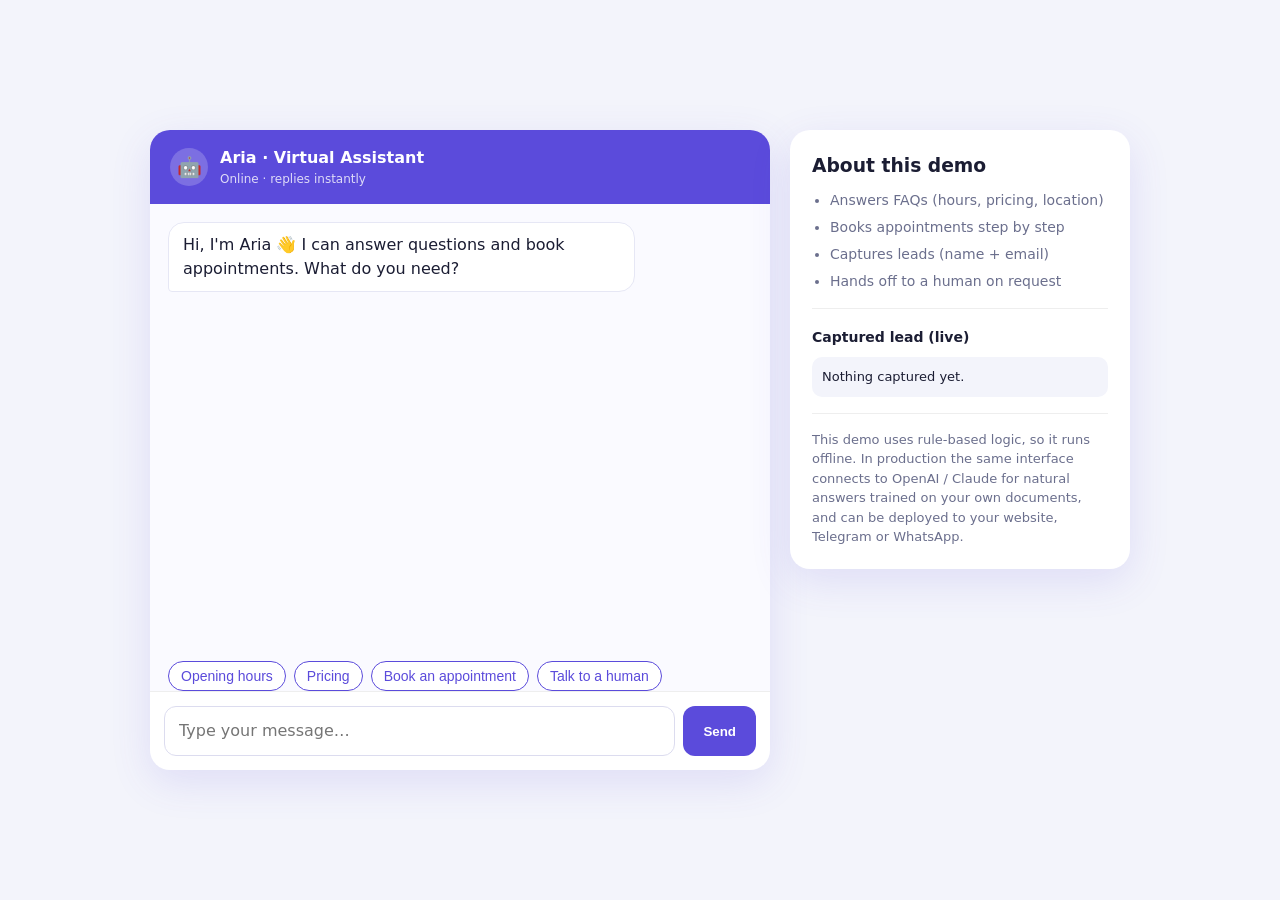
<file: ai-chatbot/index.html>
<!doctype html>
<html lang="en">
<head>
<meta charset="utf-8">
<meta name="viewport" content="width=device-width, initial-scale=1">
<title>Support &amp; Booking Chatbot Demo</title>
<style>
:root{--brand:#5b4bdb;--bg:#f3f4fb;--ink:#1b1d33;--mute:#6b6f8d}
*{box-sizing:border-box;margin:0}
body{font:16px/1.5 system-ui,-apple-system,Segoe UI,sans-serif;background:var(--bg);color:var(--ink);min-height:100vh;display:grid;place-items:center;padding:20px}
.app{width:100%;max-width:980px;display:grid;grid-template-columns:1fr 340px;gap:20px}
.chat{background:#fff;border-radius:20px;box-shadow:0 12px 40px #5b4bdb22;display:flex;flex-direction:column;height:640px;overflow:hidden}
.top{background:var(--brand);color:#fff;padding:16px 20px;display:flex;align-items:center;gap:12px}
.av{width:38px;height:38px;border-radius:50%;background:#ffffff33;display:grid;place-items:center;font-size:20px}
.top small{opacity:.8;display:block;font-size:12px}
#log{flex:1;overflow:auto;padding:18px;display:flex;flex-direction:column;gap:10px;background:#fafaff}
.m{max-width:80%;padding:10px 14px;border-radius:16px;white-space:pre-wrap;animation:in .2s}
.bot{background:#fff;border:1px solid #e6e7f5;align-self:flex-start;border-bottom-left-radius:4px}
.me{background:var(--brand);color:#fff;align-self:flex-end;border-bottom-right-radius:4px}
@keyframes in{from{opacity:0;transform:translateY(6px)}}
.chips{display:flex;flex-wrap:wrap;gap:8px;padding:8px 18px 0;background:#fafaff}
.chip{border:1px solid var(--brand);color:var(--brand);background:#fff;border-radius:20px;padding:6px 12px;font-size:14px;cursor:pointer}
.chip:hover{background:var(--brand);color:#fff}
form{display:flex;gap:8px;padding:14px;border-top:1px solid #eee}
input{flex:1;padding:12px 14px;border:1px solid #dcdcef;border-radius:12px;font:inherit}
input:focus{outline:2px solid var(--brand);border-color:transparent}
button.s{background:var(--brand);color:#fff;border:0;border-radius:12px;padding:0 20px;font-weight:600;cursor:pointer}
.typing{opacity:.6;font-style:italic}
.side{background:#fff;border-radius:20px;padding:22px;height:fit-content;box-shadow:0 12px 40px #5b4bdb22}
.side h3{margin-bottom:10px}.side ul{padding-left:18px;color:var(--mute);font-size:14px}.side li{margin-bottom:6px}
.side hr{border:0;border-top:1px solid #eee;margin:16px 0}
.lead{font-size:13px;background:#f3f4fb;border-radius:10px;padding:10px;margin-top:8px;word-break:break-word}
@media(max-width:860px){.app{grid-template-columns:1fr}.chat{height:560px}}
</style>
</head>
<body>
<div class="app">
  <div class="chat">
    <div class="top"><div class="av">🤖</div><div><b>Aria · Virtual Assistant</b><small>Online · replies instantly</small></div></div>
    <div id="log"></div>
    <div class="chips" id="chips"></div>
    <form id="f"><input id="i" placeholder="Type your message…" autocomplete="off"><button class="s">Send</button></form>
  </div>
  <aside class="side">
    <h3>About this demo</h3>
    <ul>
      <li>Answers FAQs (hours, pricing, location)</li>
      <li>Books appointments step by step</li>
      <li>Captures leads (name + email)</li>
      <li>Hands off to a human on request</li>
    </ul>
    <hr>
    <b style="font-size:14px">Captured lead (live)</b>
    <div class="lead" id="lead">Nothing captured yet.</div>
    <hr>
    <p style="font-size:13px;color:var(--mute)">This demo uses rule-based logic, so it runs offline. In production the same interface connects to OpenAI / Claude for natural answers trained on your own documents, and can be deployed to your website, Telegram or WhatsApp.</p>
  </aside>
</div>
<script>
const log=document.getElementById('log'),chips=document.getElementById('chips'),inp=document.getElementById('i'),leadEl=document.getElementById('lead');
const FAQ=[
 {k:/hour|open|close|when/i,a:"We're open Mon–Fri 9:00–18:00 and Sat 10:00–14:00."},
 {k:/price|cost|how much|pricing|fee/i,a:"Pricing:\n• Consultation – free\n• Standard session – $60\n• Full package – $199\nNo hidden fees."},
 {k:/where|address|location|find/i,a:"We're at 123 Example Street, Demo City. Free parking is available."},
 {k:/human|agent|person|operator|manager/i,a:"No problem – I'm notifying a team member. Leave your email and they'll reply within 1 business day."},
 {k:/hi|hello|hey|good (morning|evening)/i,a:"Hello! 👋 How can I help you today?"},
 {k:/thank/i,a:"You're welcome! Anything else I can help with?"}
];
let flow=null,data={};
function add(t,c){const d=document.createElement('div');d.className='m '+c;d.textContent=t;log.appendChild(d);log.scrollTop=log.scrollHeight;return d}
function setChips(a){chips.innerHTML='';a.forEach(t=>{const b=document.createElement('button');b.type='button';b.className='chip';b.textContent=t;b.onclick=()=>send(t);chips.appendChild(b)})}
function bot(t,next){const ty=add('Typing…','bot typing');setTimeout(()=>{ty.remove();add(t,'bot');next&&next()},450)}
const home=()=>setChips(['Opening hours','Pricing','Book an appointment','Talk to a human']);
function showLead(){leadEl.textContent=Object.entries(data).map(([k,v])=>k+': '+v).join('\n')||'Nothing captured yet.';leadEl.style.whiteSpace='pre-wrap'}
function handle(t){
 if(flow){
  if(flow==='name'){data.name=t;flow='email';showLead();return bot("Nice to meet you, "+t+"! What's your email?")}
  if(flow==='email'){
   if(!/^\S+@\S+\.\S+$/.test(t))return bot("That email doesn't look right. Could you re-enter it?");
   data.email=t;flow='date';showLead();return bot("Which day would you like to come in?",()=>setChips(['Tomorrow','This Friday','Next Monday']))}
  if(flow==='date'){data.date=t;flow=null;showLead();return bot("✅ Booked! "+data.name+", we'll see you "+t+". A confirmation will be sent to "+data.email+".",home)}
 }
 if(/book|appointment|schedule|reserve/i.test(t)){flow='name';setChips([]);return bot("Happy to help you book. What's your name?")}
 const m=FAQ.find(f=>f.k.test(t));
 if(m){if(/human|agent|person/i.test(t)){flow='email';data.note='Wants a human';showLead()}return bot(m.a,flow?()=>setChips([]):home)}
 bot("I'm not sure about that one. I can help with hours, pricing, bookings, or connect you with a human.",home)
}
function send(t){t=t.trim();if(!t)return;add(t,'me');inp.value='';handle(t)}
document.getElementById('f').onsubmit=e=>{e.preventDefault();send(inp.value)};
bot("Hi, I'm Aria 👋 I can answer questions and book appointments. What do you need?",home);
if(/[?&]demo/.test(location.search)){['Pricing','Book an appointment','Jane Cooper','jane@example.com','This Friday'].forEach((t,i)=>setTimeout(()=>send(t),1200+i*1300))}
</script>
</body>
</html>
</file>
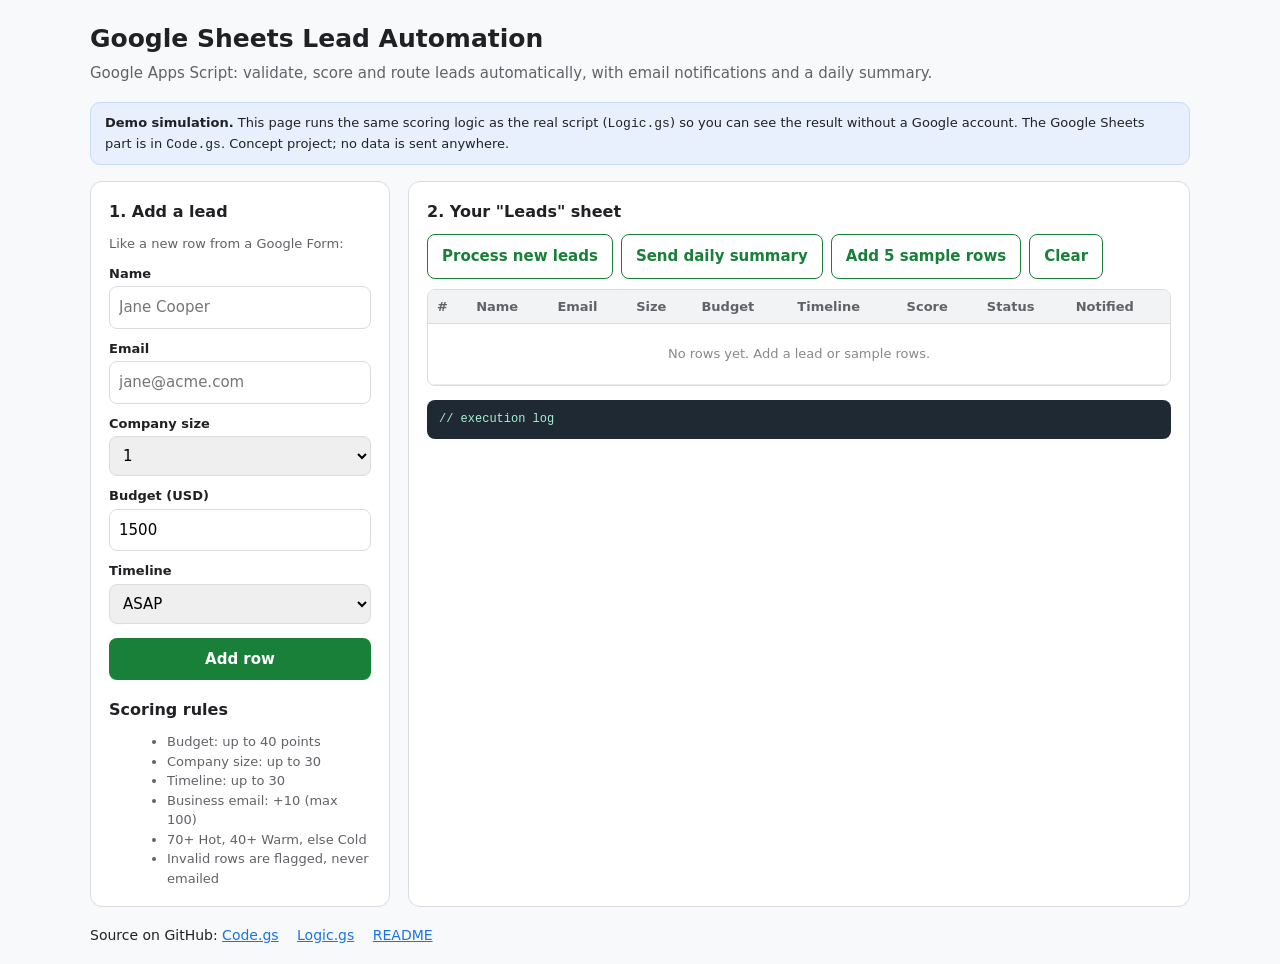
<file: apps-script-leads/index.html>
<!doctype html>
<html lang="en">
<head>
<meta charset="utf-8">
<meta name="viewport" content="width=device-width, initial-scale=1">
<title>Google Sheets Lead Automation (Apps Script Demo)</title>
<style>
:root{--g:#188038;--ink:#202124;--mute:#5f6368;--line:#dadce0;--bg:#f8f9fa}
*{box-sizing:border-box;margin:0}
body{font:15px/1.5 system-ui,-apple-system,"Segoe UI",Roboto,sans-serif;color:var(--ink);background:var(--bg);padding:20px}
.wrap{max-width:1100px;margin:auto}
h1{font-size:25px}.sub{color:var(--mute);margin:4px 0 18px}
.note{background:#e8f0fe;border:1px solid #c6dafc;border-radius:10px;padding:10px 14px;font-size:13px;margin-bottom:16px}
.grid{display:grid;grid-template-columns:300px 1fr;gap:18px}
.card{background:#fff;border:1px solid var(--line);border-radius:12px;padding:18px}
h2{font-size:16px;margin-bottom:10px}
label{display:block;font-weight:600;font-size:13px;margin:10px 0 3px}
input,select{width:100%;padding:9px;border:1px solid var(--line);border-radius:8px;font:inherit}
input:focus,select:focus{outline:2px solid #1a73e8;border-color:transparent}
button{font:inherit;font-weight:600;border:0;border-radius:8px;padding:10px 14px;cursor:pointer}
.primary{background:var(--g);color:#fff;width:100%;margin-top:14px}
.ghost{background:#fff;color:var(--g);border:1px solid var(--g)}
.bar{display:flex;gap:8px;margin-bottom:10px;flex-wrap:wrap}
.sheet{overflow:auto;border:1px solid var(--line);border-radius:8px}
table{border-collapse:collapse;width:100%;font-size:13px;min-width:640px}
th{background:#f1f3f4;color:var(--mute);font-weight:600;text-align:left;padding:7px 9px;border-bottom:1px solid var(--line);position:sticky;top:0}
td{padding:7px 9px;border-bottom:1px solid #eee;white-space:nowrap;max-width:200px;overflow:hidden;text-overflow:ellipsis}
tr.Hot td{background:#fde8e6}tr.Warm td{background:#fff3da}tr.Cold td{background:#e8eef7}tr.Invalid td{background:#eee;color:#777}
tr.pending td{background:#fff}
.mail{margin-top:14px;background:#fff;border:1px solid var(--line);border-radius:8px;padding:12px;font-size:13px;white-space:pre-wrap;display:none}
.mail b{display:block;color:var(--mute);font-weight:600;margin-bottom:4px}
.log{margin-top:14px;background:#1f2933;color:#a7f3d0;border-radius:8px;padding:10px 12px;font:12px/1.6 ui-monospace,Consolas,monospace;white-space:pre-wrap;max-height:130px;overflow:auto}
.links{margin-top:18px;font-size:14px}.links a{color:#1a73e8;margin-right:14px}
.rules{font-size:13px;color:var(--mute)}.rules li{margin-left:18px}
@media(max-width:860px){.grid{grid-template-columns:1fr}}
</style>
</head>
<body>
<div class="wrap">
  <h1>Google Sheets Lead Automation</h1>
  <p class="sub">Google Apps Script: validate, score and route leads automatically, with email notifications and a daily summary.</p>
  <div class="note"><b>Demo simulation.</b> This page runs the same scoring logic as the real script (<code>Logic.gs</code>) so you can see the result without a Google account. The Google Sheets part is in <code>Code.gs</code>. Concept project; no data is sent anywhere.</div>

  <div class="grid">
    <div class="card">
      <h2>1. Add a lead</h2>
      <p class="rules">Like a new row from a Google Form:</p>
      <form id="f" novalidate>
        <label for="n">Name</label><input id="n" placeholder="Jane Cooper">
        <label for="e">Email</label><input id="e" placeholder="jane@acme.com">
        <label for="s">Company size</label>
        <select id="s"><option>1</option><option>2-10</option><option>11-50</option><option>50+</option></select>
        <label for="b">Budget (USD)</label><input id="b" type="number" value="1500" min="0">
        <label for="t">Timeline</label>
        <select id="t"><option value="asap">ASAP</option><option value="this month">This month</option><option value="exploring">Exploring</option></select>
        <button class="primary" type="submit">Add row</button>
      </form>
      <h2 style="margin-top:18px">Scoring rules</h2>
      <ul class="rules">
        <li>Budget: up to 40 points</li><li>Company size: up to 30</li><li>Timeline: up to 30</li><li>Business email: +10 (max 100)</li>
        <li>70+ Hot, 40+ Warm, else Cold</li><li>Invalid rows are flagged, never emailed</li>
      </ul>
    </div>

    <div class="card">
      <h2>2. Your "Leads" sheet</h2>
      <div class="bar">
        <button class="ghost" id="proc" type="button">Process new leads</button>
        <button class="ghost" id="sum" type="button">Send daily summary</button>
        <button class="ghost" id="seed" type="button">Add 5 sample rows</button>
        <button class="ghost" id="clr" type="button">Clear</button>
      </div>
      <div class="sheet"><table>
        <thead><tr><th>#</th><th>Name</th><th>Email</th><th>Size</th><th>Budget</th><th>Timeline</th><th>Score</th><th>Status</th><th>Notified</th></tr></thead>
        <tbody id="tb"></tbody>
      </table></div>
      <div class="mail" id="mail"></div>
      <div class="log" id="log">// execution log</div>
    </div>
  </div>

  <p class="links">
    Source on GitHub:
    <a href="https://github.com/markuss2025/portfolio-demos/blob/main/apps-script-leads/Code.gs" target="_blank" rel="noopener">Code.gs</a>
    <a href="https://github.com/markuss2025/portfolio-demos/blob/main/apps-script-leads/Logic.gs" target="_blank" rel="noopener">Logic.gs</a>
    <a href="https://github.com/markuss2025/portfolio-demos/blob/main/apps-script-leads/README.md" target="_blank" rel="noopener">README</a>
  </p>
</div>

<script src="logic.js"></script>
<script>
// Simulation of the sheet. Scoring and validation come from logic.js (identical to Logic.gs).
var rows = [];
var $ = function (id) { return document.getElementById(id); };
var esc = function (s) { return String(s).replace(/[&<>"']/g, function (c) { return { '&': '&amp;', '<': '&lt;', '>': '&gt;', '"': '&quot;', "'": '&#39;' }[c]; }); };
function log(m) { var l = $('log'); l.textContent += '\n[' + new Date().toLocaleTimeString() + '] ' + m; l.scrollTop = l.scrollHeight; }

function render() {
  $('tb').innerHTML = rows.map(function (r, i) {
    return '<tr class="' + (r.status || 'pending') + '"><td>' + (i + 2) + '</td><td>' + esc(r.name) + '</td><td>' + esc(r.email) +
      '</td><td>' + esc(r.size) + '</td><td>' + esc(r.budget) + '</td><td>' + esc(r.timeline) +
      '</td><td>' + (r.score === undefined ? '' : r.score) + '</td><td>' + (r.status || '') + '</td><td>' + esc(r.notified || '') + '</td></tr>';
  }).join('') || '<tr><td colspan="9" style="text-align:center;color:#888;padding:20px">No rows yet. Add a lead or sample rows.</td></tr>';
}

function addRow(lead) { rows.push(lead); log('New row added (row ' + (rows.length + 1) + ')'); render(); }

function processNewRows() {
  var n = 0;
  rows.forEach(function (r, i) {
    if (r.status) return; // already processed, skipped
    var check = validateLead(r);
    if (!check.ok) { r.status = 'Invalid'; r.notified = check.errors.join('; '); log('Row ' + (i + 2) + ' invalid: ' + r.notified); n++; return; }
    r.score = scoreLead(r); r.status = tierFor(r.score);
    var mail = buildConfirmationEmail(r, r.status);
    r.notified = 'Confirmation sent';
    log('Row ' + (i + 2) + ': score ' + r.score + ' -> ' + r.status + ', confirmation emailed');
    if (r.status === 'Hot') log('Row ' + (i + 2) + ': owner alerted (Hot lead)');
    $('mail').style.display = 'block';
    $('mail').innerHTML = '<b>Email preview to ' + esc(r.email) + ' · Subject: ' + esc(mail.subject) + '</b>' + esc(mail.body);
    n++;
  });
  if (!n) log('Nothing to process (all rows already have a status)');
  render();
}

$('f').onsubmit = function (e) {
  e.preventDefault();
  addRow({ name: $('n').value.trim(), email: $('e').value.trim(), size: $('s').value, budget: $('b').value, timeline: $('t').value });
  $('n').value = ''; $('e').value = '';
};
$('proc').onclick = processNewRows;
$('sum').onclick = function () {
  var s = summarize(rows);
  log('Daily summary emailed: ' + s.total + ' leads | Hot ' + s.Hot + ', Warm ' + s.Warm + ', Cold ' + s.Cold + ', Invalid ' + s.Invalid);
};
$('seed').onclick = function () {
  [['Alex Morgan', 'alex@acme.com', '50+', 5000, 'asap'], ['Sam Lee', 'sam@gmail.com', '2-10', 600, 'this month'],
   ['Jo Rivera', 'jo@gmail.com', '1', 50, 'exploring'], ['Kim Park', 'kim@northwind.io', '11-50', 2500, 'asap'],
   ['', 'not-an-email', '1', -5, 'exploring']]
    .forEach(function (a) { rows.push({ name: a[0], email: a[1], size: a[2], budget: a[3], timeline: a[4] }); });
  log('5 sample rows added'); render();
};
$('clr').onclick = function () { rows = []; $('mail').style.display = 'none'; log('Sheet cleared'); render(); };
render();
if (/[?&]demo/.test(location.search)) { $('seed').click(); setTimeout(processNewRows, 300); setTimeout(function(){ $('sum').click(); }, 600); }
</script>
</body>
</html>
</file>
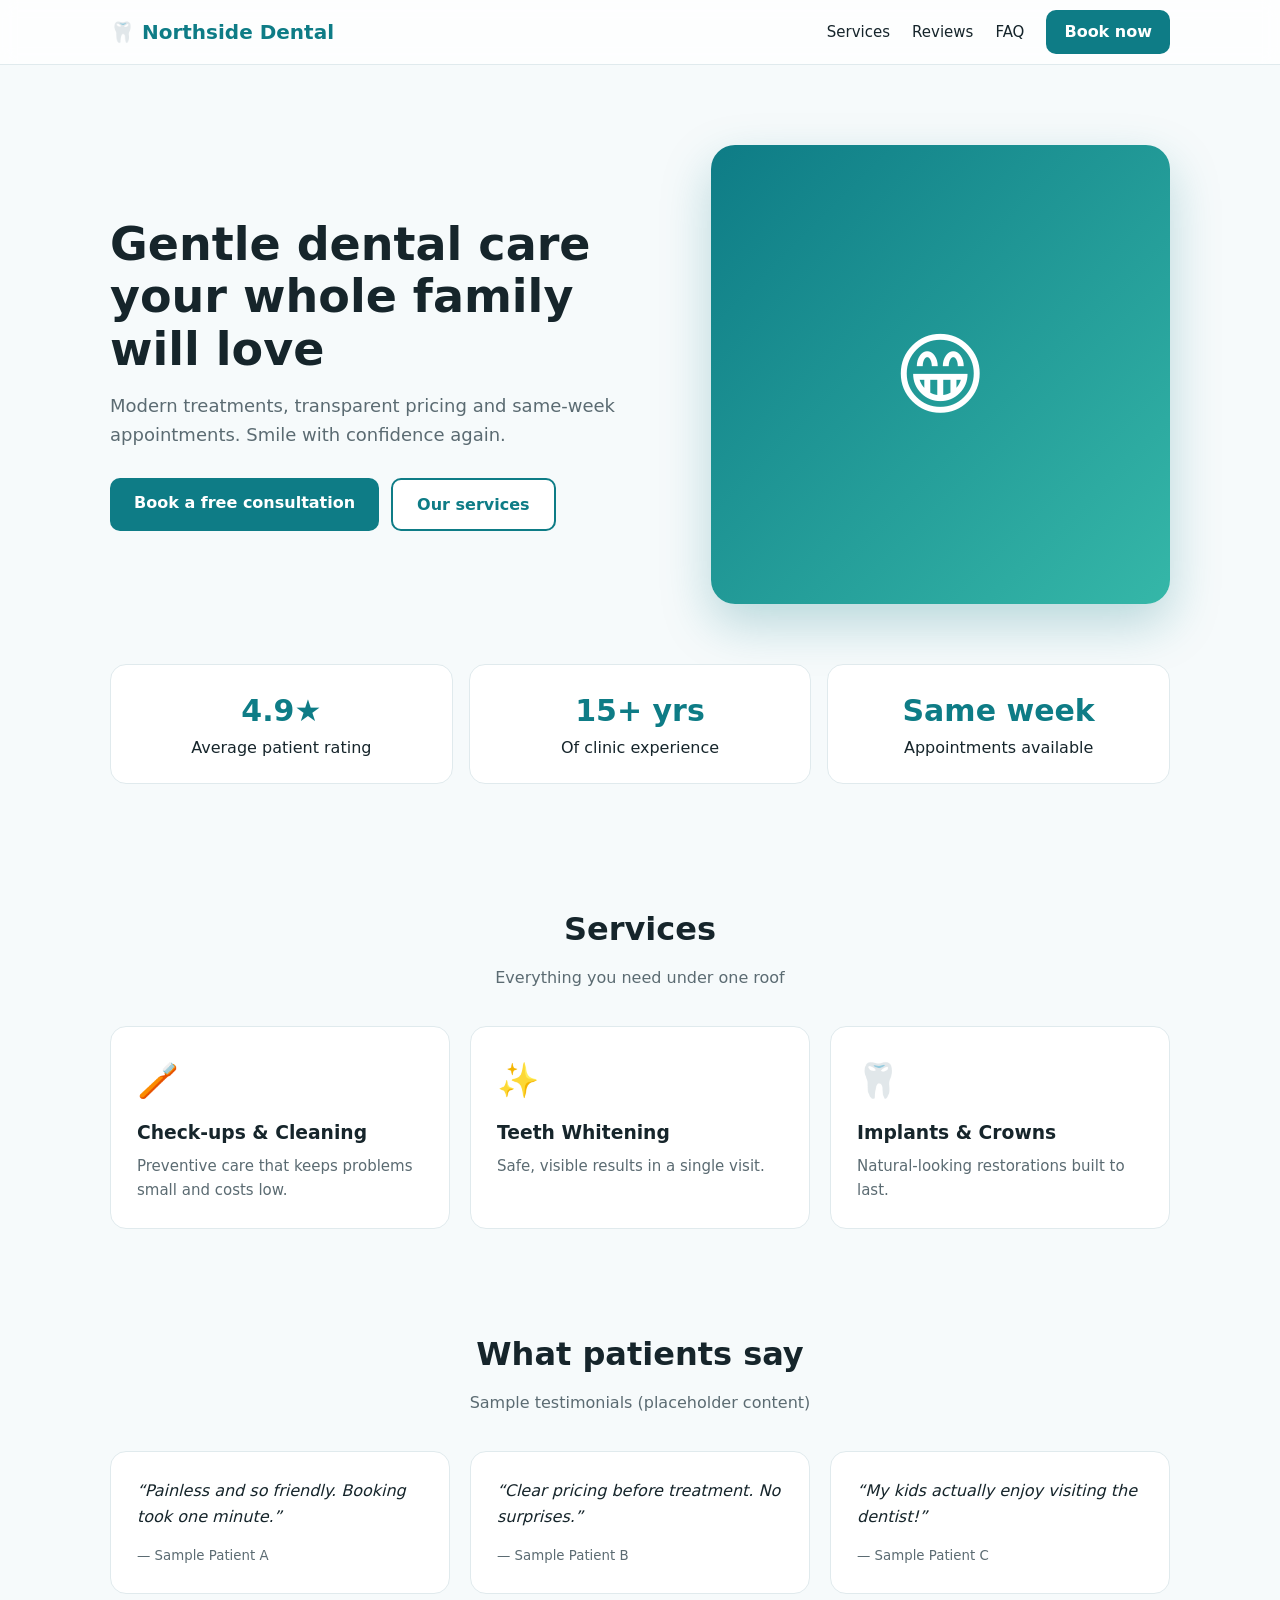
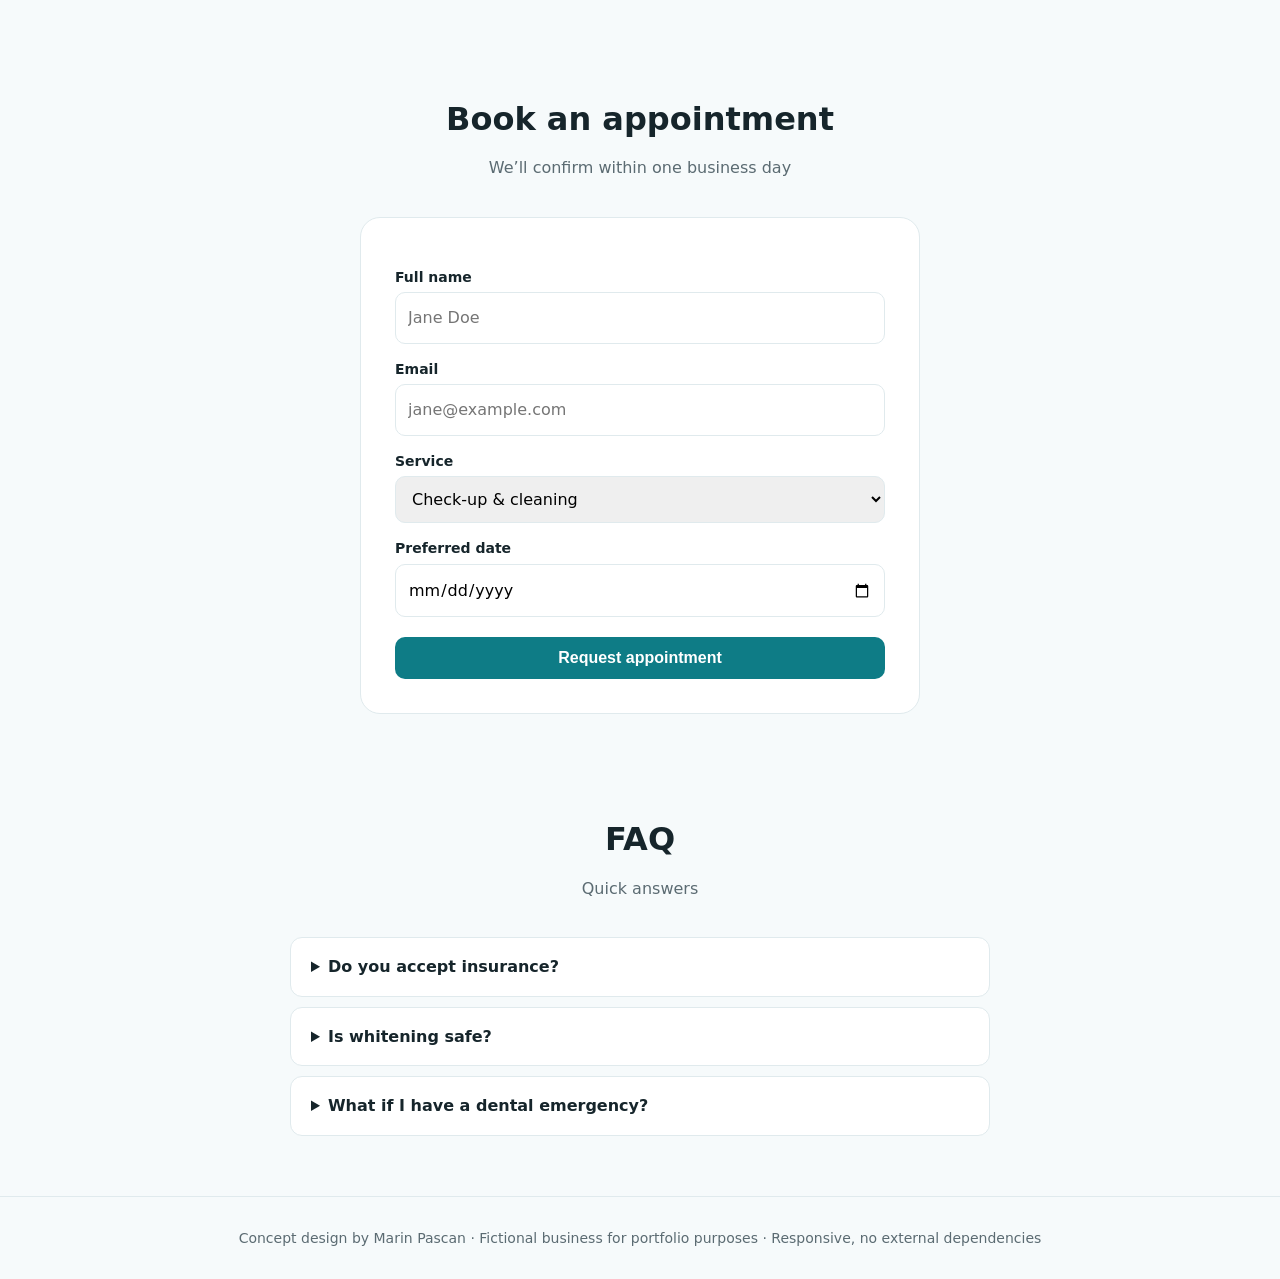
<file: landing-page/index.html>
<!doctype html>
<html lang="en">
<head>
<meta charset="utf-8">
<meta name="viewport" content="width=device-width, initial-scale=1">
<title>Northside Dental – Landing Page Concept</title>
<meta name="description" content="Concept landing page for a local dental clinic: responsive, fast, conversion-focused.">
<style>
:root{--brand:#0e7c86;--brand-d:#095c63;--ink:#16252b;--mute:#5b6b72;--bg:#f6fafb;--card:#fff;--line:#e0eaed}
*{box-sizing:border-box;margin:0}
body{font:16px/1.6 system-ui,-apple-system,Segoe UI,Roboto,sans-serif;color:var(--ink);background:var(--bg)}
.wrap{max-width:1100px;margin:auto;padding:0 20px}
header{position:sticky;top:0;background:#fffc;backdrop-filter:blur(8px);border-bottom:1px solid var(--line);z-index:5}
nav{display:flex;align-items:center;justify-content:space-between;height:64px}
.logo{font-weight:800;font-size:20px;color:var(--brand)}
nav a{color:var(--ink);text-decoration:none;margin-left:22px;font-size:15px}
.btn{display:inline-block;background:var(--brand);color:#fff!important;padding:12px 24px;border-radius:10px;font-weight:600;text-decoration:none;border:0;cursor:pointer;font-size:16px;transition:.2s}
.btn:hover{background:var(--brand-d);transform:translateY(-1px)}
.btn.alt{background:#fff;color:var(--brand)!important;border:2px solid var(--brand)}
.hero{padding:80px 0 60px;display:grid;grid-template-columns:1.1fr .9fr;gap:40px;align-items:center}
.hero h1{font-size:46px;line-height:1.15;margin-bottom:16px}
.hero p{color:var(--mute);font-size:18px;margin-bottom:28px}
.hero .cta{display:flex;gap:12px;flex-wrap:wrap}
.panel{background:linear-gradient(135deg,#0e7c86,#35b7a8);border-radius:24px;aspect-ratio:1;display:grid;place-items:center;color:#fff;font-size:90px;box-shadow:0 20px 50px #0e7c8644}
.stats{display:grid;grid-template-columns:repeat(3,1fr);gap:16px;margin-bottom:70px}
.stat{background:var(--card);border:1px solid var(--line);border-radius:16px;padding:22px;text-align:center}
.stat b{display:block;font-size:30px;color:var(--brand)}
section{padding:50px 0}
h2{font-size:32px;text-align:center;margin-bottom:10px}
.sub{text-align:center;color:var(--mute);margin-bottom:36px}
.grid{display:grid;grid-template-columns:repeat(3,1fr);gap:20px}
.card{background:var(--card);border:1px solid var(--line);border-radius:16px;padding:26px}
.card .ic{font-size:34px;margin-bottom:10px}
.card h3{margin-bottom:6px}
.card p{color:var(--mute);font-size:15px}
.rev .q{font-style:italic;margin-bottom:12px}
.rev small{color:var(--mute)}
.book{background:var(--card);border:1px solid var(--line);border-radius:20px;padding:34px;max-width:560px;margin:auto}
.book label{display:block;font-weight:600;font-size:14px;margin:14px 0 4px}
.book input,.book select{width:100%;padding:12px;border:1px solid var(--line);border-radius:10px;font:inherit}
.book input:focus,.book select:focus{outline:2px solid var(--brand);border-color:transparent}
.book .btn{width:100%;margin-top:20px}
#ok{display:none;margin-top:16px;background:#e6f6f1;color:#0a6b4f;padding:14px;border-radius:10px;text-align:center}
details{background:var(--card);border:1px solid var(--line);border-radius:12px;padding:16px 20px;margin-bottom:10px}
summary{cursor:pointer;font-weight:600}
details p{color:var(--mute);margin-top:8px}
footer{border-top:1px solid var(--line);padding:30px 0;text-align:center;color:var(--mute);font-size:14px}
@media(max-width:820px){.hero{grid-template-columns:1fr;padding-top:40px}.hero h1{font-size:34px}.grid,.stats{grid-template-columns:1fr}.panel{max-width:260px;margin:auto}nav a.h{display:none}}
</style>
</head>
<body>
<header><div class="wrap"><nav>
  <div class="logo">🦷 Northside Dental</div>
  <div><a class="h" href="#services">Services</a><a class="h" href="#reviews">Reviews</a><a class="h" href="#faq">FAQ</a><a class="btn" style="margin-left:22px;padding:9px 18px" href="#book">Book now</a></div>
</nav></div></header>

<main class="wrap">
  <div class="hero">
    <div>
      <h1>Gentle dental care your whole family will love</h1>
      <p>Modern treatments, transparent pricing and same-week appointments. Smile with confidence again.</p>
      <div class="cta"><a class="btn" href="#book">Book a free consultation</a><a class="btn alt" href="#services">Our services</a></div>
    </div>
    <div class="panel" aria-hidden="true">😁</div>
  </div>
  <div class="stats">
    <div class="stat"><b>4.9★</b>Average patient rating</div>
    <div class="stat"><b>15+ yrs</b>Of clinic experience</div>
    <div class="stat"><b>Same week</b>Appointments available</div>
  </div>

  <section id="services">
    <h2>Services</h2><p class="sub">Everything you need under one roof</p>
    <div class="grid">
      <div class="card"><div class="ic">🪥</div><h3>Check-ups &amp; Cleaning</h3><p>Preventive care that keeps problems small and costs low.</p></div>
      <div class="card"><div class="ic">✨</div><h3>Teeth Whitening</h3><p>Safe, visible results in a single visit.</p></div>
      <div class="card"><div class="ic">🦷</div><h3>Implants &amp; Crowns</h3><p>Natural-looking restorations built to last.</p></div>
    </div>
  </section>

  <section id="reviews">
    <h2>What patients say</h2><p class="sub">Sample testimonials (placeholder content)</p>
    <div class="grid">
      <div class="card rev"><div class="q">“Painless and so friendly. Booking took one minute.”</div><small>— Sample Patient A</small></div>
      <div class="card rev"><div class="q">“Clear pricing before treatment. No surprises.”</div><small>— Sample Patient B</small></div>
      <div class="card rev"><div class="q">“My kids actually enjoy visiting the dentist!”</div><small>— Sample Patient C</small></div>
    </div>
  </section>

  <section id="book">
    <h2>Book an appointment</h2><p class="sub">We’ll confirm within one business day</p>
    <form class="book" id="f">
      <label for="n">Full name</label><input id="n" required placeholder="Jane Doe">
      <label for="e">Email</label><input id="e" type="email" required placeholder="jane@example.com">
      <label for="s">Service</label>
      <select id="s"><option>Check-up &amp; cleaning</option><option>Teeth whitening</option><option>Implants &amp; crowns</option><option>Other</option></select>
      <label for="d">Preferred date</label><input id="d" type="date" required>
      <button class="btn" type="submit">Request appointment</button>
      <div id="ok" role="status"></div>
    </form>
  </section>

  <section id="faq">
    <h2>FAQ</h2><p class="sub">Quick answers</p>
    <div style="max-width:700px;margin:auto">
      <details><summary>Do you accept insurance?</summary><p>Yes, most major plans. We’ll verify coverage before your visit.</p></details>
      <details><summary>Is whitening safe?</summary><p>Yes. We use dentist-grade, enamel-safe treatments.</p></details>
      <details><summary>What if I have a dental emergency?</summary><p>Call us and we’ll find a same-day slot whenever possible.</p></details>
    </div>
  </section>
</main>
<footer>Concept design by Marin Pascan · Fictional business for portfolio purposes · Responsive, no external dependencies</footer>
<script>
const d=document.getElementById('d');d.min=new Date().toISOString().split('T')[0];
document.getElementById('f').addEventListener('submit',e=>{e.preventDefault();
 const o=document.getElementById('ok');o.style.display='block';
 o.textContent='Thanks, '+document.getElementById('n').value.split(' ')[0]+'! Your request was received (demo – no data is sent).';e.target.reset();});
</script>
</body>
</html>
</file>
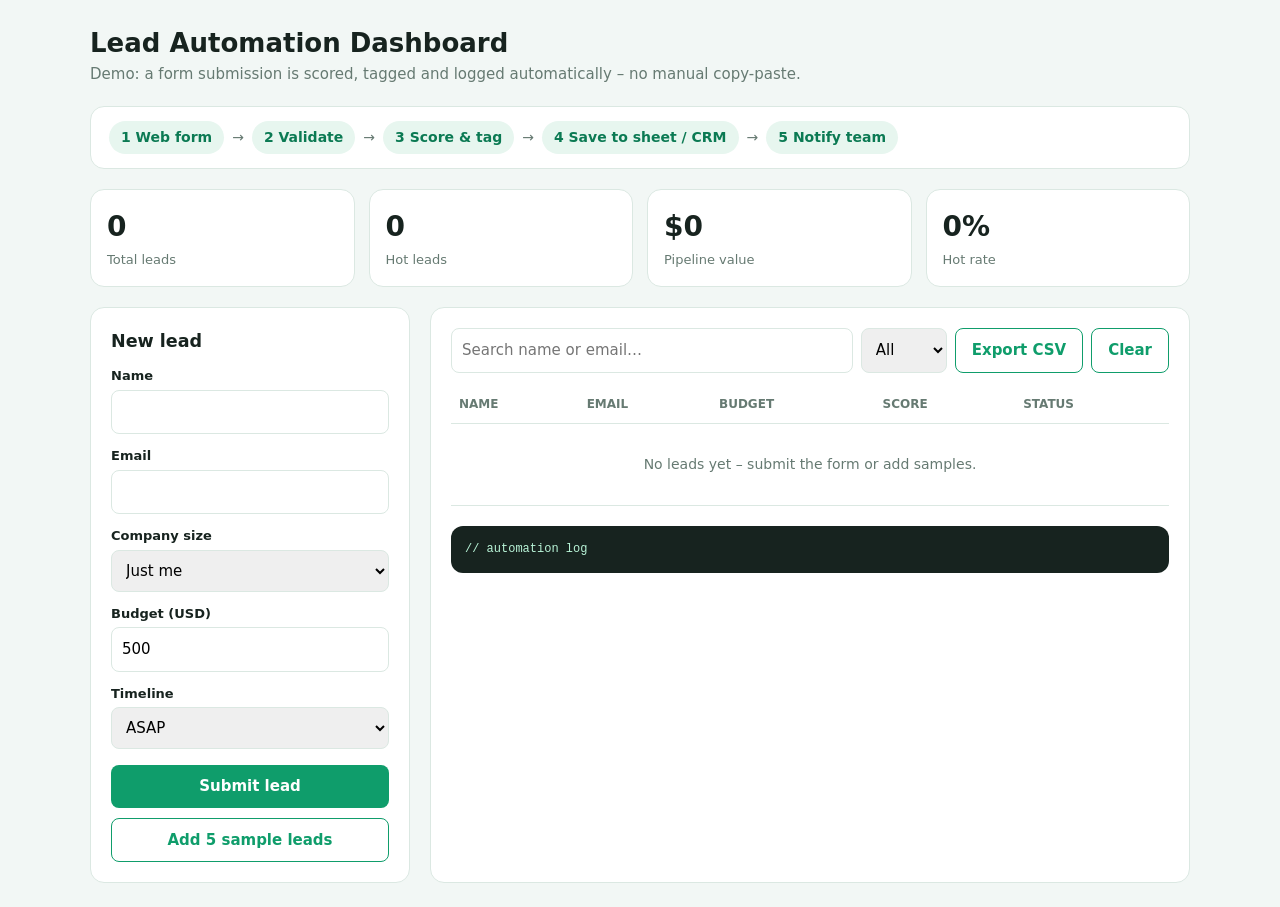
<file: lead-automation/index.html>
<!doctype html>
<html lang="en">
<head>
<meta charset="utf-8">
<meta name="viewport" content="width=device-width, initial-scale=1">
<title>Lead Automation Dashboard Demo</title>
<style>
:root{--brand:#0f9d6b;--ink:#17231f;--mute:#667a72;--bg:#f2f7f5;--line:#dbe8e2}
*{box-sizing:border-box;margin:0}
body{font:15px/1.5 system-ui,-apple-system,Segoe UI,sans-serif;background:var(--bg);color:var(--ink);padding:24px}
.wrap{max-width:1100px;margin:auto}
h1{font-size:26px}.sub{color:var(--mute);margin-bottom:20px}
.flow{display:flex;flex-wrap:wrap;gap:8px;align-items:center;background:#fff;border:1px solid var(--line);border-radius:14px;padding:14px 18px;margin-bottom:20px;font-size:14px}
.step{background:#e7f6ef;color:#0b7a53;padding:6px 12px;border-radius:20px;font-weight:600}
.arrow{color:var(--mute)}
.kpis{display:grid;grid-template-columns:repeat(4,1fr);gap:14px;margin-bottom:20px}
.kpi{background:#fff;border:1px solid var(--line);border-radius:14px;padding:16px}
.kpi b{font-size:28px;display:block}.kpi span{color:var(--mute);font-size:13px}
.cols{display:grid;grid-template-columns:320px 1fr;gap:20px}
.box{background:#fff;border:1px solid var(--line);border-radius:14px;padding:20px}
label{display:block;font-weight:600;font-size:13px;margin:12px 0 4px}
input,select{width:100%;padding:10px;border:1px solid var(--line);border-radius:8px;font:inherit}
input:focus,select:focus{outline:2px solid var(--brand);border-color:transparent}
.btn{background:var(--brand);color:#fff;border:0;border-radius:8px;padding:10px 16px;font-weight:600;cursor:pointer;font:inherit;font-weight:600}
.btn.g{background:#fff;color:var(--brand);border:1px solid var(--brand)}
form .btn{width:100%;margin-top:16px}
.bar{display:flex;gap:8px;margin-bottom:12px;flex-wrap:wrap}
.bar input{flex:1;min-width:140px}.bar select{width:auto}
table{width:100%;border-collapse:collapse;font-size:14px}
th,td{text-align:left;padding:10px 8px;border-bottom:1px solid var(--line)}
th{color:var(--mute);font-weight:600;font-size:12px;text-transform:uppercase}
.tag{padding:3px 10px;border-radius:12px;font-size:12px;font-weight:600}
.hot{background:#fde8e6;color:#c0392b}.warm{background:#fff3da;color:#a66b00}.cold{background:#e8eef7;color:#44618a}
.empty{text-align:center;color:var(--mute);padding:30px}
.log{margin-top:20px;background:#17231f;color:#b9f5d8;border-radius:12px;padding:14px;font:12px/1.6 ui-monospace,Consolas,monospace;max-height:150px;overflow:auto;white-space:pre-wrap}
@media(max-width:860px){.cols,.kpis{grid-template-columns:1fr 1fr}.cols{grid-template-columns:1fr}}
</style>
</head>
<body>
<div class="wrap">
  <h1>Lead Automation Dashboard</h1>
  <p class="sub">Demo: a form submission is scored, tagged and logged automatically – no manual copy-paste.</p>
  <div class="flow"><span class="step">1 Web form</span><span class="arrow">→</span><span class="step">2 Validate</span><span class="arrow">→</span><span class="step">3 Score &amp; tag</span><span class="arrow">→</span><span class="step">4 Save to sheet / CRM</span><span class="arrow">→</span><span class="step">5 Notify team</span></div>

  <div class="kpis">
    <div class="kpi"><b id="k1">0</b><span>Total leads</span></div>
    <div class="kpi"><b id="k2">0</b><span>Hot leads</span></div>
    <div class="kpi"><b id="k3">$0</b><span>Pipeline value</span></div>
    <div class="kpi"><b id="k4">0%</b><span>Hot rate</span></div>
  </div>

  <div class="cols">
    <div class="box">
      <h3>New lead</h3>
      <form id="f">
        <label>Name</label><input id="n" required>
        <label>Email</label><input id="e" type="email" required>
        <label>Company size</label>
        <select id="sz"><option value="1">Just me</option><option value="2">2–10</option><option value="3">11–50</option><option value="4">50+</option></select>
        <label>Budget (USD)</label><input id="b" type="number" min="0" value="500" required>
        <label>Timeline</label>
        <select id="t"><option value="3">ASAP</option><option value="2">This month</option><option value="1">Just exploring</option></select>
        <button class="btn">Submit lead</button>
      </form>
      <button class="btn g" style="width:100%;margin-top:10px" id="seed" type="button">Add 5 sample leads</button>
    </div>
    <div class="box">
      <div class="bar">
        <input id="q" placeholder="Search name or email…">
        <select id="fl"><option value="">All</option><option>Hot</option><option>Warm</option><option>Cold</option></select>
        <button class="btn g" id="csv" type="button">Export CSV</button>
        <button class="btn g" id="clr" type="button">Clear</button>
      </div>
      <table><thead><tr><th>Name</th><th>Email</th><th>Budget</th><th>Score</th><th>Status</th></tr></thead><tbody id="tb"></tbody></table>
      <div class="log" id="log">// automation log</div>
    </div>
  </div>
</div>
<script>
const KEY='leadDemo';let leads=[];
try{leads=JSON.parse(localStorage.getItem(KEY))||[]}catch(e){}
const $=id=>document.getElementById(id);
const save=()=>{try{localStorage.setItem(KEY,JSON.stringify(leads))}catch(e){}};
const esc=s=>String(s).replace(/[&<>"']/g,c=>({'&':'&amp;','<':'&lt;','>':'&gt;','"':'&quot;',"'":'&#39;'}[c]));
function score(l){let s=0;s+=Math.min(l.budget/100,40);s+=l.size*8;s+=l.time*10;return Math.round(Math.min(s,100))}
const tier=s=>s>=65?'Hot':s>=40?'Warm':'Cold';
function log(m){const l=$('log');l.textContent+='\n['+new Date().toLocaleTimeString()+'] '+m;l.scrollTop=l.scrollHeight}
function add(n,e,sz,b,t){
 const l={n,e,size:+sz,budget:+b,time:+t,at:Date.now()};l.s=score(l);l.tier=tier(l.s);
 leads.unshift(l);save();
 log('Lead received: '+n);log('Scored '+l.s+'/100 → '+l.tier);
 log('Saved to sheet ✓');if(l.tier==='Hot')log('🔔 Slack/email alert sent to sales team');
 render();
}
function render(){
 const q=$('q').value.toLowerCase(),f=$('fl').value;
 const v=leads.filter(l=>(!f||l.tier===f)&&(l.n+l.e).toLowerCase().includes(q));
 $('tb').innerHTML=v.length?v.map(l=>`<tr><td>${esc(l.n)}</td><td>${esc(l.e)}</td><td>$${l.budget.toLocaleString()}</td><td>${l.s}</td><td><span class="tag ${l.tier.toLowerCase()}">${l.tier}</span></td></tr>`).join(''):'<tr><td colspan="5" class="empty">No leads yet – submit the form or add samples.</td></tr>';
 const hot=leads.filter(l=>l.tier==='Hot').length;
 $('k1').textContent=leads.length;$('k2').textContent=hot;
 $('k3').textContent='$'+leads.reduce((a,l)=>a+l.budget,0).toLocaleString();
 $('k4').textContent=leads.length?Math.round(hot/leads.length*100)+'%':'0%';
}
$('f').onsubmit=e=>{e.preventDefault();add($('n').value.trim(),$('e').value.trim(),$('sz').value,$('b').value,$('t').value);e.target.reset();$('b').value=500};
$('seed').onclick=()=>[['Alex Morgan','alex@example.com',4,5000,3],['Sam Lee','sam@example.com',2,800,2],['Jo Rivera','jo@example.com',1,150,1],['Kim Park','kim@example.com',3,2500,3],['Dana Fox','dana@example.com',2,400,1]].forEach(a=>add(...a));
$('clr').onclick=()=>{leads=[];save();log('Data cleared');render()};
$('q').oninput=render;$('fl').onchange=render;
$('csv').onclick=()=>{
 const rows=[['Name','Email','Budget','Score','Status'],...leads.map(l=>[l.n,l.e,l.budget,l.s,l.tier])];
 const c=rows.map(r=>r.map(x=>'"'+String(x).replace(/"/g,'""')+'"').join(',')).join('\n');
 const a=document.createElement('a');a.href=URL.createObjectURL(new Blob([c],{type:'text/csv'}));a.download='leads.csv';a.click();log('Exported CSV');
};
render();
if(/[?&]demo/.test(location.search)&&!leads.length)$('seed').click();
</script>
</body>
</html>
</file>
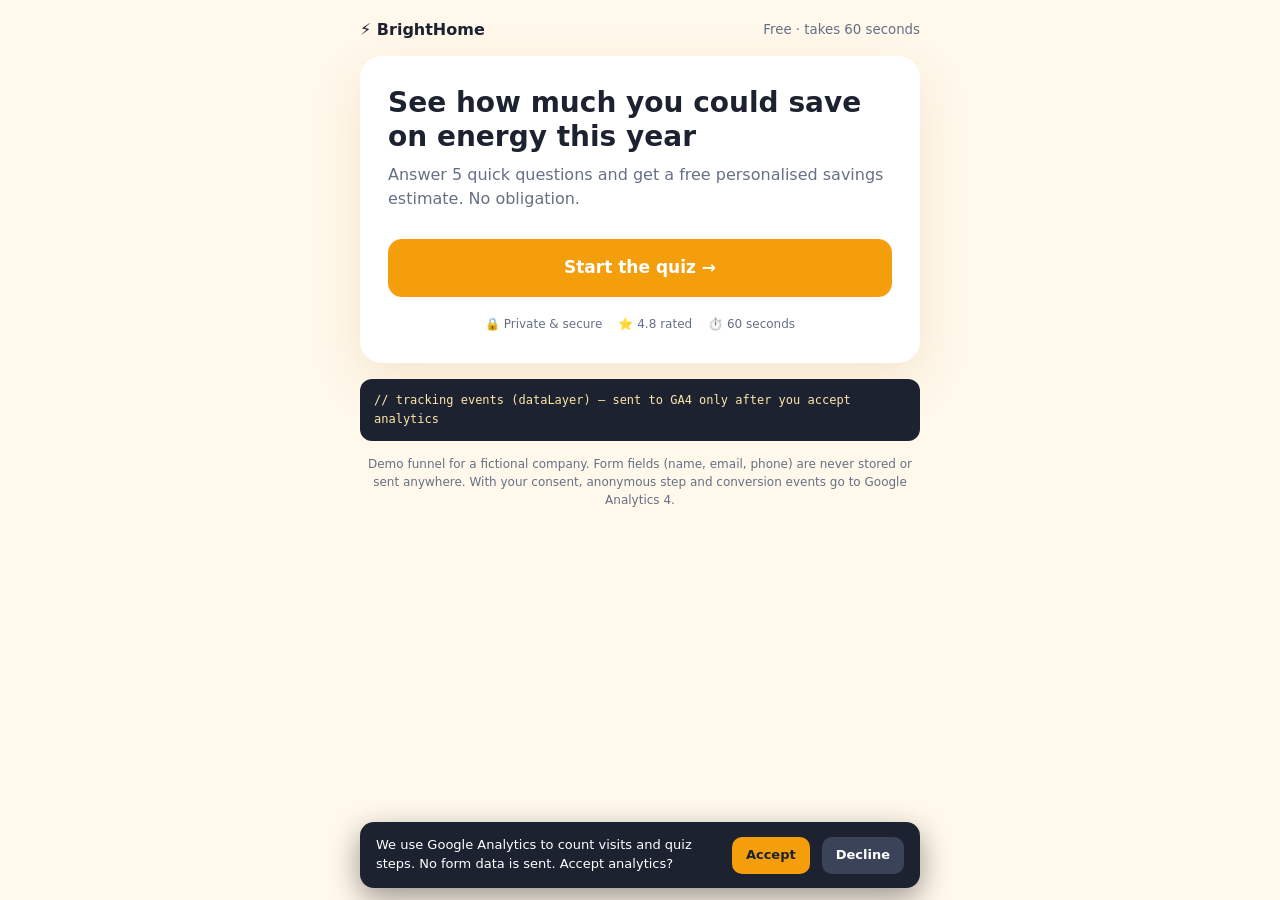
<file: quiz-funnel/index.html>
<!doctype html>
<html lang="en">
<head>
<meta charset="utf-8">
<meta name="viewport" content="width=device-width, initial-scale=1">
<title>Quiz Funnel Demo – Home Energy Check</title>
<meta name="description" content="Demo multi-step quiz funnel for Meta Ads lead generation: progress bar, qualification questions, lead capture, tracking-ready events.">
<script>
// GA4 with Consent Mode v2: analytics storage stays denied until the visitor accepts.
// Skipped in ?demo mode (used for screenshots) so test runs do not pollute the reports.
(function(){
 var ID='G-8S4NKPHJN6';
 window.dataLayer=window.dataLayer||[];
 window.gtag=function(){window.dataLayer.push(arguments)};
 window.GA_ON=!/[?&]demo/.test(location.search);
 if(!window.GA_ON)return;
 var saved=null;try{saved=localStorage.getItem('ga_consent')}catch(e){}
 gtag('consent','default',{analytics_storage:saved==='granted'?'granted':'denied',ad_storage:'denied',ad_user_data:'denied',ad_personalization:'denied',wait_for_update:500});
 gtag('js',new Date());
 gtag('config',ID);
 var s=document.createElement('script');s.async=true;s.src='https://www.googletagmanager.com/gtag/js?id='+ID;document.head.appendChild(s);
})();
</script>
<style>
:root{--brand:#f59e0b;--brand-d:#d97706;--ink:#1c2230;--mute:#667085;--bg:#fff8eb;--line:#ecdcb8}
*{box-sizing:border-box;margin:0}
body{font:16px/1.5 system-ui,-apple-system,Segoe UI,Roboto,sans-serif;background:var(--bg);color:var(--ink);min-height:100vh;display:flex;flex-direction:column;align-items:center;padding:18px}
.top{width:100%;max-width:560px;display:flex;justify-content:space-between;align-items:center;margin-bottom:14px;font-weight:800}
.top small{font-weight:500;color:var(--mute)}
.card{width:100%;max-width:560px;background:#fff;border-radius:22px;box-shadow:0 18px 50px #b4781a22;padding:30px 28px;animation:in .3s}
@keyframes in{from{opacity:0;transform:translateY(8px)}}
.bar{height:8px;background:#f3e7c9;border-radius:8px;overflow:hidden;margin-bottom:6px}
.bar i{display:block;height:100%;width:0;background:linear-gradient(90deg,var(--brand),var(--brand-d));transition:width .35s}
.step{color:var(--mute);font-size:13px;margin-bottom:18px}
h1{font-size:28px;line-height:1.2;margin-bottom:10px}
h2{font-size:23px;line-height:1.25;margin-bottom:18px}
p.lead{color:var(--mute);margin-bottom:22px}
.opts{display:grid;gap:10px}
.opt{display:flex;align-items:center;gap:12px;text-align:left;width:100%;background:#fff;border:2px solid var(--line);border-radius:14px;padding:14px 16px;font:inherit;font-weight:600;cursor:pointer;color:var(--ink);transition:.15s}
.opt:hover{border-color:var(--brand);background:#fffaf0;transform:translateY(-1px)}
.opt.sel{border-color:var(--brand-d);background:#fff3d6}
.opt .e{font-size:24px}
.btn{width:100%;background:var(--brand);color:#fff;border:0;border-radius:14px;padding:16px;font:inherit;font-weight:700;font-size:17px;cursor:pointer;transition:.15s;margin-top:6px}
.btn:hover{background:var(--brand-d)}
.btn:disabled{opacity:.5;cursor:not-allowed}
.back{background:none;border:0;color:var(--mute);cursor:pointer;margin-top:14px;font:inherit;font-size:14px}
label{display:block;font-weight:600;font-size:14px;margin:12px 0 4px}
input[type=text],input[type=email],input[type=tel]{width:100%;padding:13px 14px;border:2px solid var(--line);border-radius:12px;font:inherit}
input:focus{outline:none;border-color:var(--brand-d)}
.err{color:#c0392b;font-size:13px;min-height:16px;margin-top:3px}
.chk{display:flex;gap:10px;align-items:flex-start;font-size:13px;color:var(--mute);margin:14px 0 6px}
.trust{display:flex;justify-content:center;gap:16px;flex-wrap:wrap;margin-top:18px;font-size:12px;color:var(--mute)}
.res{background:#fff3d6;border-radius:16px;padding:18px;margin:14px 0 18px}
.res b{font-size:30px;color:var(--brand-d);display:block}
.sum{font-size:14px;color:var(--mute);margin-bottom:18px}
.sum li{margin-left:18px}
.dbg{width:100%;max-width:560px;margin-top:16px;background:#1c2230;color:#ffe6a8;border-radius:12px;padding:12px 14px;font:12px/1.6 ui-monospace,Consolas,monospace;white-space:pre-wrap;max-height:130px;overflow:auto}
.note{max-width:560px;text-align:center;color:var(--mute);font-size:12px;margin-top:14px}
.cc{position:fixed;left:12px;right:12px;bottom:12px;max-width:560px;margin:auto;background:#1c2230;color:#fff;border-radius:14px;padding:14px 16px;font-size:13px;line-height:1.45;display:none;gap:12px;align-items:center;flex-wrap:wrap;box-shadow:0 10px 30px #0006;z-index:9}
.cc span{flex:1 1 240px}
.cc button{font:inherit;font-weight:700;border:0;border-radius:10px;padding:9px 14px;cursor:pointer}
.cc .ok{background:var(--brand);color:#1c2230}.cc .no{background:#3a4358;color:#fff}
@media(max-width:480px){.card{padding:24px 18px}h1{font-size:24px}}
</style>
</head>
<body>
<div class="top"><span>⚡ BrightHome</span><small>Free · takes 60 seconds</small></div>
<main class="card" id="card"></main>
<div class="dbg" id="dbg">// tracking events (dataLayer) – sent to GA4 only after you accept analytics</div>
<p class="note">Demo funnel for a fictional company. Form fields (name, email, phone) are never stored or sent anywhere. With your consent, anonymous step and conversion events go to Google Analytics 4.</p>
<div class="cc" id="cc" role="dialog" aria-label="Analytics consent"><span>We use Google Analytics to count visits and quiz steps. No form data is sent. Accept analytics?</span><button class="ok" id="ccy" type="button">Accept</button><button class="no" id="ccn" type="button">Decline</button></div>

<script>
const Q=[
 {k:'type',t:'What type of home do you live in?',o:[['🏠','House'],['🏢','Apartment'],['🏘️','Townhouse'],['🏡','Other']]},
 {k:'own',t:'Do you own your home?',o:[['✅','Yes, I own it'],['🔑','I rent'],['🏗️','Planning to buy']]},
 {k:'bill',t:'What is your average monthly energy bill?',o:[['💵','Under $100'],['💵💵','$100–$200'],['💵💵💵','$200–$350'],['🔥','Over $350']]},
 {k:'goal',t:'What is your main goal?',o:[['📉','Lower my bills'],['🌱','Go greener'],['🔋','Backup power'],['📈','Raise home value']]},
 {k:'when',t:'When would you like to start?',o:[['⚡','As soon as possible'],['📅','Within 3 months'],['🔎','Just exploring']]}
];
const A={},dbg=document.getElementById('dbg'),card=document.getElementById('card');
let i=-1;
window.dataLayer=window.dataLayer||[];
// internal event name -> GA4 event name (generate_lead is a GA4 recommended event)
const GA4={QuizStart:'quiz_start',StepView:'quiz_step',QuizAnswer:'quiz_answer',Lead:'generate_lead',LeadFormError:'form_error',QuizRestart:'quiz_restart'};
function ev(name,p){window.dataLayer.push({event:name,...p});if(window.GA_ON&&GA4[name])gtag('event',GA4[name],p||{});dbg.textContent+='\n'+name+(p?' '+JSON.stringify(p):'');dbg.scrollTop=dbg.scrollHeight}
(function(){
 if(!window.GA_ON)return;
 var saved=null;try{saved=localStorage.getItem('ga_consent')}catch(e){}
 if(saved)return;
 var box=document.getElementById('cc');box.style.display='flex';
 function set(v){try{localStorage.setItem('ga_consent',v)}catch(e){}
  gtag('consent','update',{analytics_storage:v==='granted'?'granted':'denied'});box.style.display='none'}
 document.getElementById('ccy').onclick=function(){set('granted')};
 document.getElementById('ccn').onclick=function(){set('denied')};
})();
const total=Q.length+1;
function bar(n){return `<div class="bar"><i style="width:${Math.round(n/total*100)}%"></i></div><div class="step">Step ${n} of ${total}</div>`}
const esc=s=>String(s).replace(/[&<>"']/g,c=>({'&':'&amp;','<':'&lt;','>':'&gt;','"':'&quot;',"'":'&#39;'}[c]));

function intro(){
 card.innerHTML=`<h1>See how much you could save on energy this year</h1><p class="lead">Answer 5 quick questions and get a free personalised savings estimate. No obligation.</p><button class="btn" id="go">Start the quiz →</button><div class="trust"><span>🔒 Private &amp; secure</span><span>⭐ 4.8 rated</span><span>⏱️ 60 seconds</span></div>`;
 document.getElementById('go').onclick=()=>{ev('QuizStart');next()};
}
function question(n){
 const q=Q[n];
 card.innerHTML=bar(n+1)+`<h2>${q.t}</h2><div class="opts">`+q.o.map(o=>`<button class="opt${A[q.k]===o[1]?' sel':''}" data-v="${esc(o[1])}"><span class="e">${o[0]}</span>${o[1]}</button>`).join('')+`</div>`+(n?'<button class="back" id="bk">← Back</button>':'');
 card.querySelectorAll('.opt').forEach(b=>b.onclick=()=>{A[q.k]=b.dataset.v;b.classList.add('sel');ev('QuizAnswer',{question:q.k,answer:A[q.k]});setTimeout(next,220)});
 const bk=document.getElementById('bk');if(bk)bk.onclick=()=>{i--;render()};
}
function contact(){
 card.innerHTML=bar(total)+`<h2>Almost done! Where should we send your estimate?</h2>
 <form id="f" novalidate>
 <label for="n">First name</label><input id="n" type="text" autocomplete="given-name"><div class="err" id="en"></div>
 <label for="e">Email</label><input id="e" type="email" autocomplete="email"><div class="err" id="ee"></div>
 <label for="p">Phone</label><input id="p" type="tel" autocomplete="tel" placeholder="(555) 123-4567"><div class="err" id="ep"></div>
 <label class="chk"><input type="checkbox" id="c"> <span>I agree to be contacted about my estimate. No spam, unsubscribe anytime.</span></label><div class="err" id="ec"></div>
 <button class="btn" type="submit">Get my free estimate</button></form>
 <button class="back" id="bk">← Back</button><div class="trust"><span>🔒 Your data is never sold</span></div>`;
 document.getElementById('bk').onclick=()=>{i--;render()};
 document.getElementById('f').onsubmit=e=>{
  e.preventDefault();
  const v=id=>document.getElementById(id).value.trim(),set=(id,m)=>{document.getElementById(id).textContent=m};
  let ok=true;
  ['en','ee','ep','ec'].forEach(x=>set(x,''));
  if(v('n').length<2){set('en','Please enter your first name');ok=false}
  if(!/^\S+@\S+\.\S+$/.test(v('e'))){set('ee','Please enter a valid email');ok=false}
  if(v('p').replace(/\D/g,'').length<7){set('ep','Please enter a valid phone number');ok=false}
  if(!document.getElementById('c').checked){set('ec','Please tick the box to continue');ok=false}
  if(!ok){ev('LeadFormError');return}
  A.name=v('n');A.email=v('e');A.phone=v('p');
  ev('Lead',{value:25,currency:'USD',qualified:qualified()});done();
 };
}
function qualified(){return A.own!=='I rent'&&A.bill!=='Under $100'}
function est(){const m={'Under $100':300,'$100–$200':620,'$200–$350':1100,'Over $350':1700};return m[A.bill]||500}
function done(){
 const q=qualified();
 card.innerHTML=`<div class="bar"><i style="width:100%"></i></div><h1>Thanks, ${esc(A.name)}! 🎉</h1>
 <div class="res"><span style="color:var(--mute);font-size:14px">Your estimated yearly savings</span><b>$${est().toLocaleString()}</b><span style="font-size:13px;color:var(--mute)">Illustrative demo figure</span></div>
 <ul class="sum"><li>Home: ${esc(A.type)} · ${esc(A.own)}</li><li>Monthly bill: ${esc(A.bill)}</li><li>Goal: ${esc(A.goal)}</li><li>Timing: ${esc(A.when)}</li></ul>
 <p class="lead">${q?'A specialist will contact you within 24 hours to confirm your estimate.':'We will email you a free guide with tips to cut your energy costs.'}</p>
 <button class="btn" id="rs">Restart demo</button>`;
 document.getElementById('rs').onclick=()=>{for(const k in A)delete A[k];i=-1;ev('QuizRestart');render()};
}
function next(){i++;render()}
function render(){
 if(i<0)return intro();
 if(i<Q.length){question(i);ev('StepView',{step:i+1})}
 else{contact();ev('StepView',{step:total})}
}
const gm=location.search.match(/[?&]goto=(\d)/);
if(gm){i=Math.min(+gm[1],Q.length+1)-2;Q.slice(0,i+1).forEach((q,n)=>A[q.k]=q.o[n%2][1]);next()}else render();
if(/[?&]demo/.test(location.search)){
 const pick=[1,0,2,0,0].map((x,n)=>Q[n].o[x][1]);
 setTimeout(()=>document.getElementById('go').click(),500);
 pick.forEach((v,n)=>setTimeout(()=>{const b=[...card.querySelectorAll('.opt')].find(o=>o.dataset.v===v);b&&b.click()},1100+n*700));
 setTimeout(()=>{if(document.getElementById('n')){n.value='Jane';e.value='jane@example.com';p.value='5551234567';c.checked=true;f.requestSubmit()}},1100+5*700+500);
}
</script>
</body>
</html>
</file>
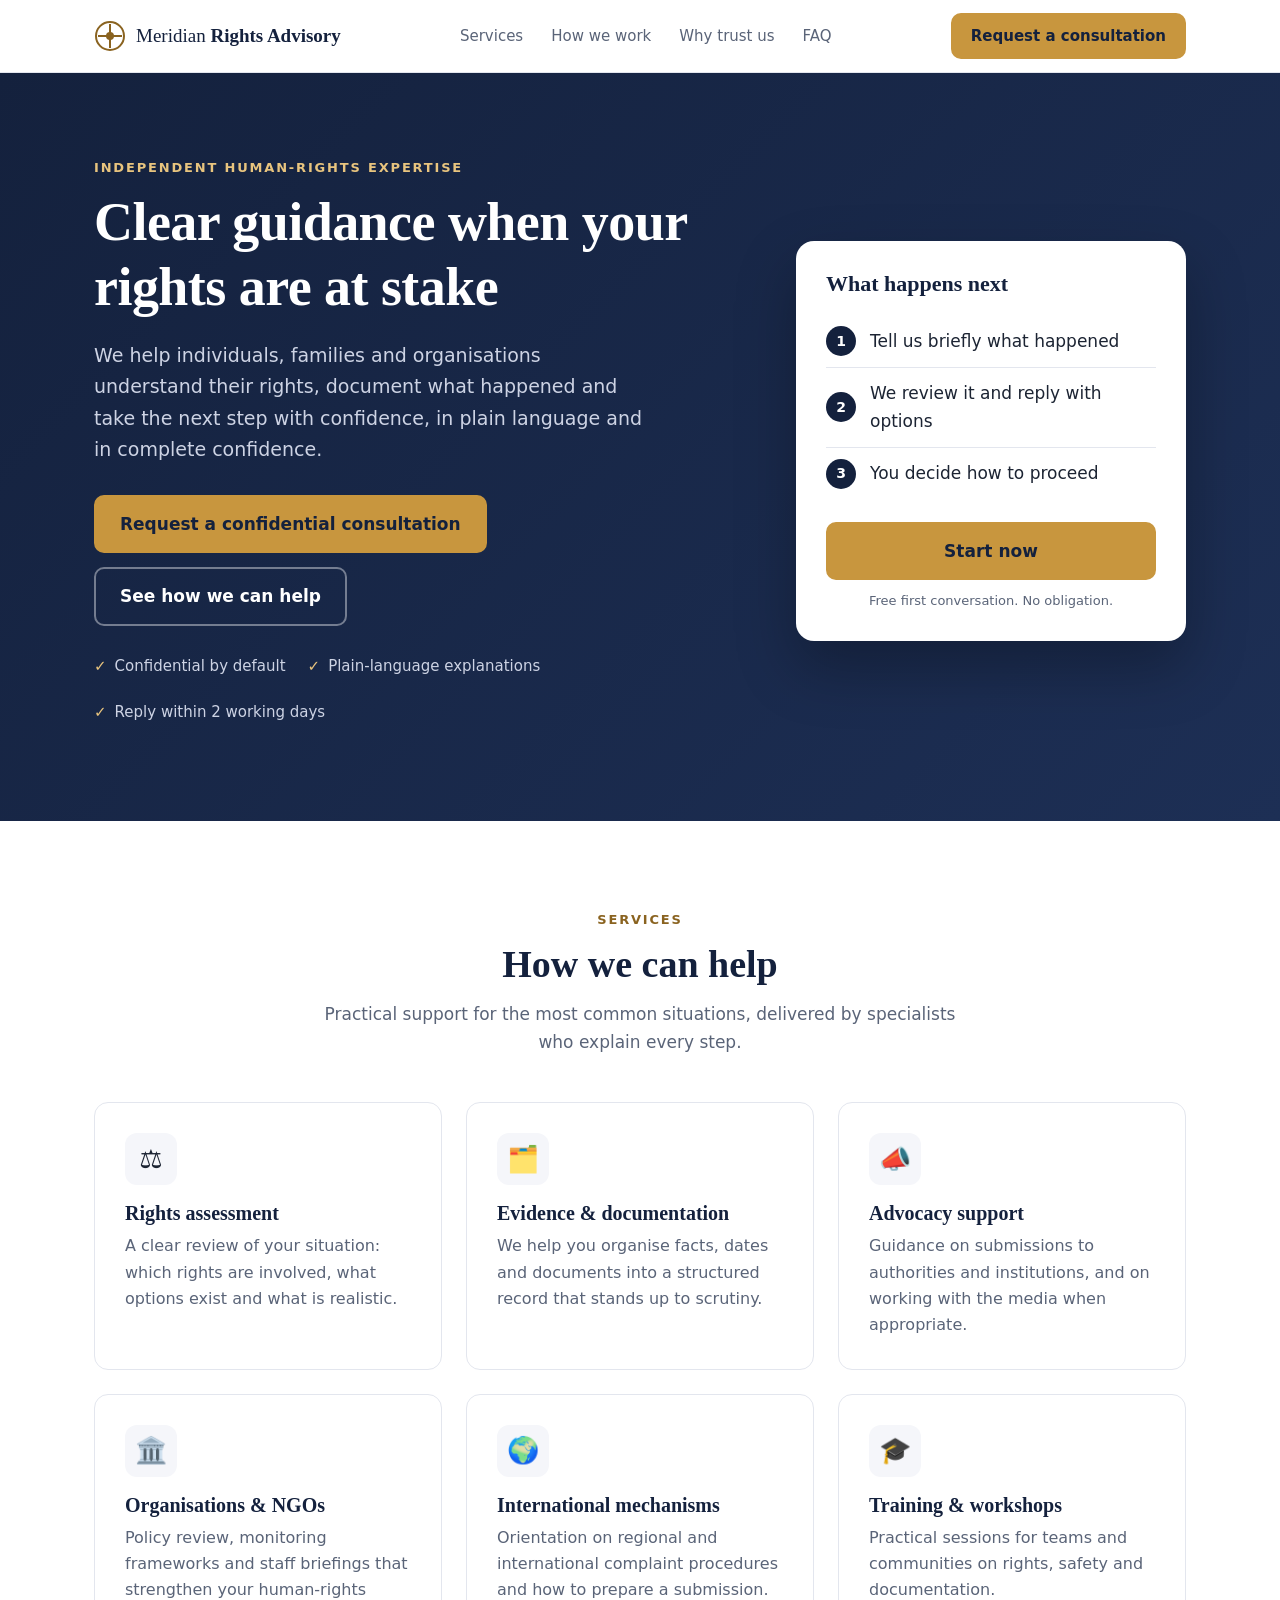
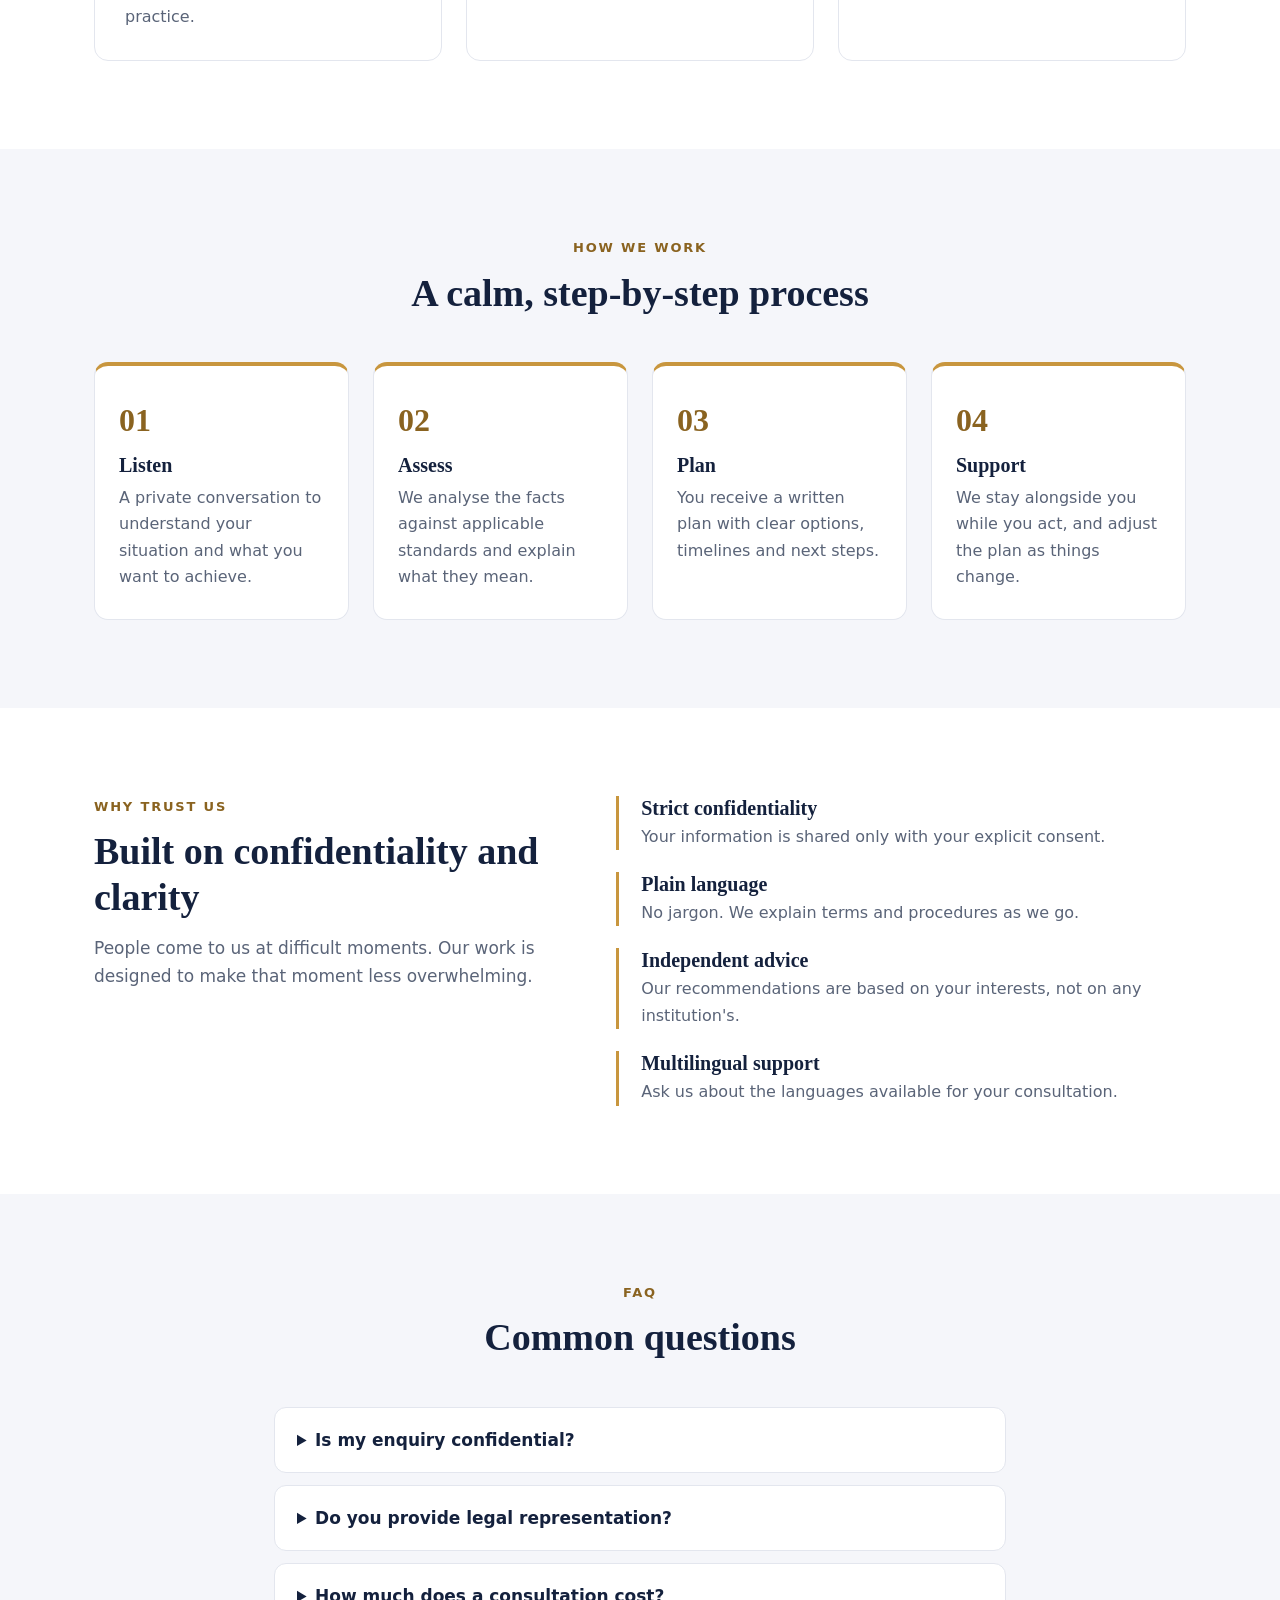
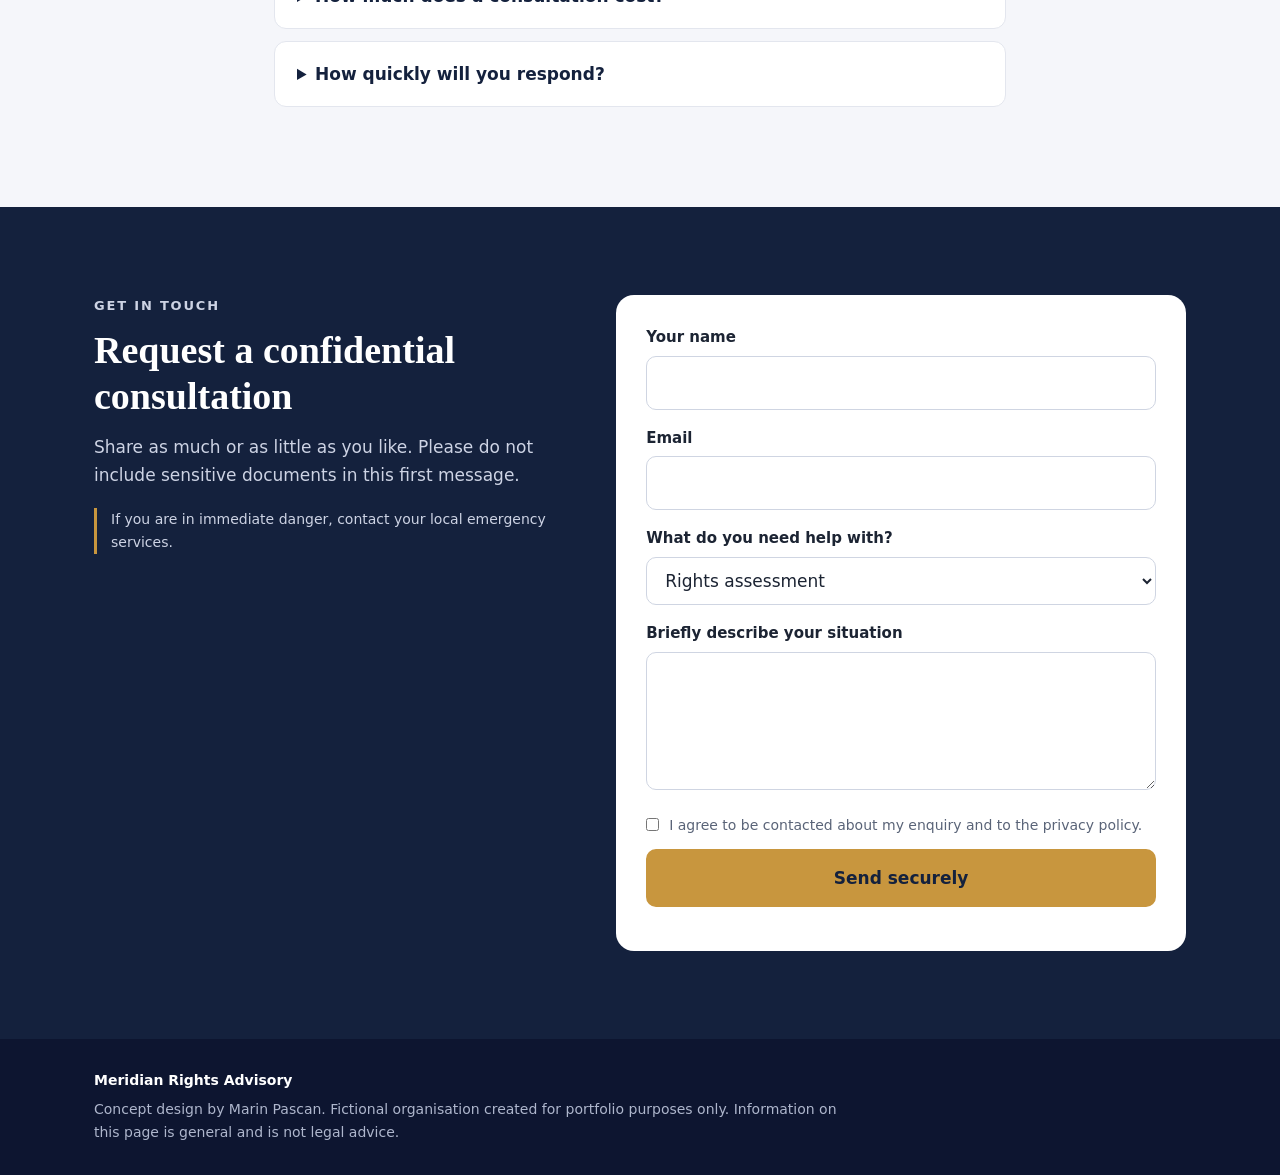
<file: rights-advisory/index.html>
<!doctype html>
<html lang="en">
<head>
<meta charset="utf-8">
<meta name="viewport" content="width=device-width, initial-scale=1">
<title>Meridian Rights Advisory – Human Rights Expert Services (Concept)</title>
<meta name="description" content="Concept landing page for a fictional human-rights advisory: clear services, trust signals and a confidential consultation request.">
<meta name="robots" content="noindex">
<link rel="stylesheet" href="styles.css">
</head>
<body>
<a class="skip" href="#main">Skip to content</a>

<!-- ========== HEADER (WP: header template part) ========== -->
<header class="site-header" id="top">
  <div class="container site-header__in">
    <a class="brand" href="#top" aria-label="Meridian Rights Advisory, home">
      <svg class="brand__mark" viewBox="0 0 32 32" width="32" height="32" aria-hidden="true"><circle cx="16" cy="16" r="14" fill="none" stroke="currentColor" stroke-width="2"/><path d="M16 4v24M4 16h24" stroke="currentColor" stroke-width="2"/><circle cx="16" cy="16" r="4" fill="currentColor"/></svg>
      <span>Meridian <b>Rights Advisory</b></span>
    </a>
    <nav class="nav" aria-label="Main">
      <a href="#services">Services</a>
      <a href="#approach">How we work</a>
      <a href="#trust">Why trust us</a>
      <a href="#faq">FAQ</a>
    </nav>
    <a class="btn btn--sm" href="#contact">Request a consultation</a>
  </div>
</header>

<main id="main">

  <!-- ========== HERO (WP: hero block) ========== -->
  <section class="hero">
    <div class="container hero__in">
      <div class="hero__copy">
        <p class="eyebrow">Independent human-rights expertise</p>
        <h1>Clear guidance when your rights are at stake</h1>
        <p class="lead">We help individuals, families and organisations understand their rights, document what happened and take the next step with confidence, in plain language and in complete confidence.</p>
        <div class="hero__actions">
          <a class="btn" href="#contact">Request a confidential consultation</a>
          <a class="btn btn--ghost" href="#services">See how we can help</a>
        </div>
        <ul class="ticks" aria-label="Key assurances">
          <li>Confidential by default</li>
          <li>Plain-language explanations</li>
          <li>Reply within 2 working days</li>
        </ul>
      </div>
      <aside class="hero__card" aria-label="What to expect">
        <h2>What happens next</h2>
        <ol class="mini-steps">
          <li><b>1</b><span>Tell us briefly what happened</span></li>
          <li><b>2</b><span>We review it and reply with options</span></li>
          <li><b>3</b><span>You decide how to proceed</span></li>
        </ol>
        <a class="btn btn--block" href="#contact">Start now</a>
        <p class="fine">Free first conversation. No obligation.</p>
      </aside>
    </div>
  </section>

  <!-- ========== SERVICES (WP: 3-column card grid) ========== -->
  <section class="section" id="services">
    <div class="container">
      <header class="section__head">
        <p class="eyebrow">Services</p>
        <h2>How we can help</h2>
        <p class="section__sub">Practical support for the most common situations, delivered by specialists who explain every step.</p>
      </header>
      <div class="grid grid--3">
        <article class="card">
          <span class="card__icon" aria-hidden="true">⚖️</span>
          <h3>Rights assessment</h3>
          <p>A clear review of your situation: which rights are involved, what options exist and what is realistic.</p>
        </article>
        <article class="card">
          <span class="card__icon" aria-hidden="true">🗂️</span>
          <h3>Evidence &amp; documentation</h3>
          <p>We help you organise facts, dates and documents into a structured record that stands up to scrutiny.</p>
        </article>
        <article class="card">
          <span class="card__icon" aria-hidden="true">📣</span>
          <h3>Advocacy support</h3>
          <p>Guidance on submissions to authorities and institutions, and on working with the media when appropriate.</p>
        </article>
        <article class="card">
          <span class="card__icon" aria-hidden="true">🏛️</span>
          <h3>Organisations &amp; NGOs</h3>
          <p>Policy review, monitoring frameworks and staff briefings that strengthen your human-rights practice.</p>
        </article>
        <article class="card">
          <span class="card__icon" aria-hidden="true">🌍</span>
          <h3>International mechanisms</h3>
          <p>Orientation on regional and international complaint procedures and how to prepare a submission.</p>
        </article>
        <article class="card">
          <span class="card__icon" aria-hidden="true">🎓</span>
          <h3>Training &amp; workshops</h3>
          <p>Practical sessions for teams and communities on rights, safety and documentation.</p>
        </article>
      </div>
    </div>
  </section>

  <!-- ========== APPROACH (WP: numbered steps) ========== -->
  <section class="section section--alt" id="approach">
    <div class="container">
      <header class="section__head">
        <p class="eyebrow">How we work</p>
        <h2>A calm, step-by-step process</h2>
      </header>
      <ol class="steps">
        <li class="steps__item"><span class="steps__n">01</span><h3>Listen</h3><p>A private conversation to understand your situation and what you want to achieve.</p></li>
        <li class="steps__item"><span class="steps__n">02</span><h3>Assess</h3><p>We analyse the facts against applicable standards and explain what they mean.</p></li>
        <li class="steps__item"><span class="steps__n">03</span><h3>Plan</h3><p>You receive a written plan with clear options, timelines and next steps.</p></li>
        <li class="steps__item"><span class="steps__n">04</span><h3>Support</h3><p>We stay alongside you while you act, and adjust the plan as things change.</p></li>
      </ol>
    </div>
  </section>

  <!-- ========== TRUST (WP: two-column content + list) ========== -->
  <section class="section" id="trust">
    <div class="container trust">
      <div>
        <p class="eyebrow">Why trust us</p>
        <h2>Built on confidentiality and clarity</h2>
        <p class="section__sub section__sub--left">People come to us at difficult moments. Our work is designed to make that moment less overwhelming.</p>
      </div>
      <ul class="trust__list">
        <li><h3>Strict confidentiality</h3><p>Your information is shared only with your explicit consent.</p></li>
        <li><h3>Plain language</h3><p>No jargon. We explain terms and procedures as we go.</p></li>
        <li><h3>Independent advice</h3><p>Our recommendations are based on your interests, not on any institution's.</p></li>
        <li><h3>Multilingual support</h3><p>Ask us about the languages available for your consultation.</p></li>
      </ul>
    </div>
  </section>

  <!-- ========== FAQ (WP: accordion) ========== -->
  <section class="section section--alt" id="faq">
    <div class="container container--narrow">
      <header class="section__head">
        <p class="eyebrow">FAQ</p>
        <h2>Common questions</h2>
      </header>
      <div class="faq">
        <details><summary>Is my enquiry confidential?</summary><p>Yes. We only use what you share to respond to you, and we never pass it on without your consent.</p></details>
        <details><summary>Do you provide legal representation?</summary><p>Our advisory work is not a substitute for legal representation. Where a lawyer is needed, we explain why and help you prepare to work with one.</p></details>
        <details><summary>How much does a consultation cost?</summary><p>The first conversation is free. If further work is needed, we agree the scope and fees with you in writing before we start.</p></details>
        <details><summary>How quickly will you respond?</summary><p>We reply within two working days. If your situation is urgent, tell us in the form and we will prioritise it.</p></details>
      </div>
    </div>
  </section>

  <!-- ========== CONTACT (WP: form block, connect to form plugin) ========== -->
  <section class="section contact" id="contact">
    <div class="container contact__in">
      <div class="contact__copy">
        <p class="eyebrow eyebrow--light">Get in touch</p>
        <h2>Request a confidential consultation</h2>
        <p>Share as much or as little as you like. Please do not include sensitive documents in this first message.</p>
        <p class="note">If you are in immediate danger, contact your local emergency services.</p>
      </div>
      <form class="form" id="enquiry" novalidate>
        <div class="field">
          <label for="name">Your name</label>
          <input id="name" name="name" type="text" autocomplete="name">
          <p class="field__err" id="err-name" role="alert"></p>
        </div>
        <div class="field">
          <label for="email">Email</label>
          <input id="email" name="email" type="email" autocomplete="email">
          <p class="field__err" id="err-email" role="alert"></p>
        </div>
        <div class="field">
          <label for="topic">What do you need help with?</label>
          <select id="topic" name="topic">
            <option>Rights assessment</option>
            <option>Evidence &amp; documentation</option>
            <option>Advocacy support</option>
            <option>Organisation / NGO support</option>
            <option>Training</option>
            <option>Not sure yet</option>
          </select>
        </div>
        <div class="field">
          <label for="msg">Briefly describe your situation</label>
          <textarea id="msg" name="msg" rows="4"></textarea>
        </div>
        <label class="check"><input type="checkbox" id="consent"> <span>I agree to be contacted about my enquiry and to the privacy policy.</span></label>
        <p class="field__err" id="err-consent" role="alert"></p>
        <button class="btn btn--block" type="submit">Send securely</button>
        <p class="form__ok" id="ok" role="status" aria-live="polite"></p>
      </form>
    </div>
  </section>
</main>

<!-- ========== FOOTER (WP: footer template part) ========== -->
<footer class="site-footer">
  <div class="container site-footer__in">
    <p><b>Meridian Rights Advisory</b></p>
    <p class="site-footer__legal">Concept design by Marin Pascan. Fictional organisation created for portfolio purposes only. Information on this page is general and is not legal advice.</p>
  </div>
</footer>

<!-- Sticky call-to-action on mobile -->
<a class="sticky-cta" href="#contact">Request a consultation</a>

<script src="script.js"></script>
</body>
</html>
</file>
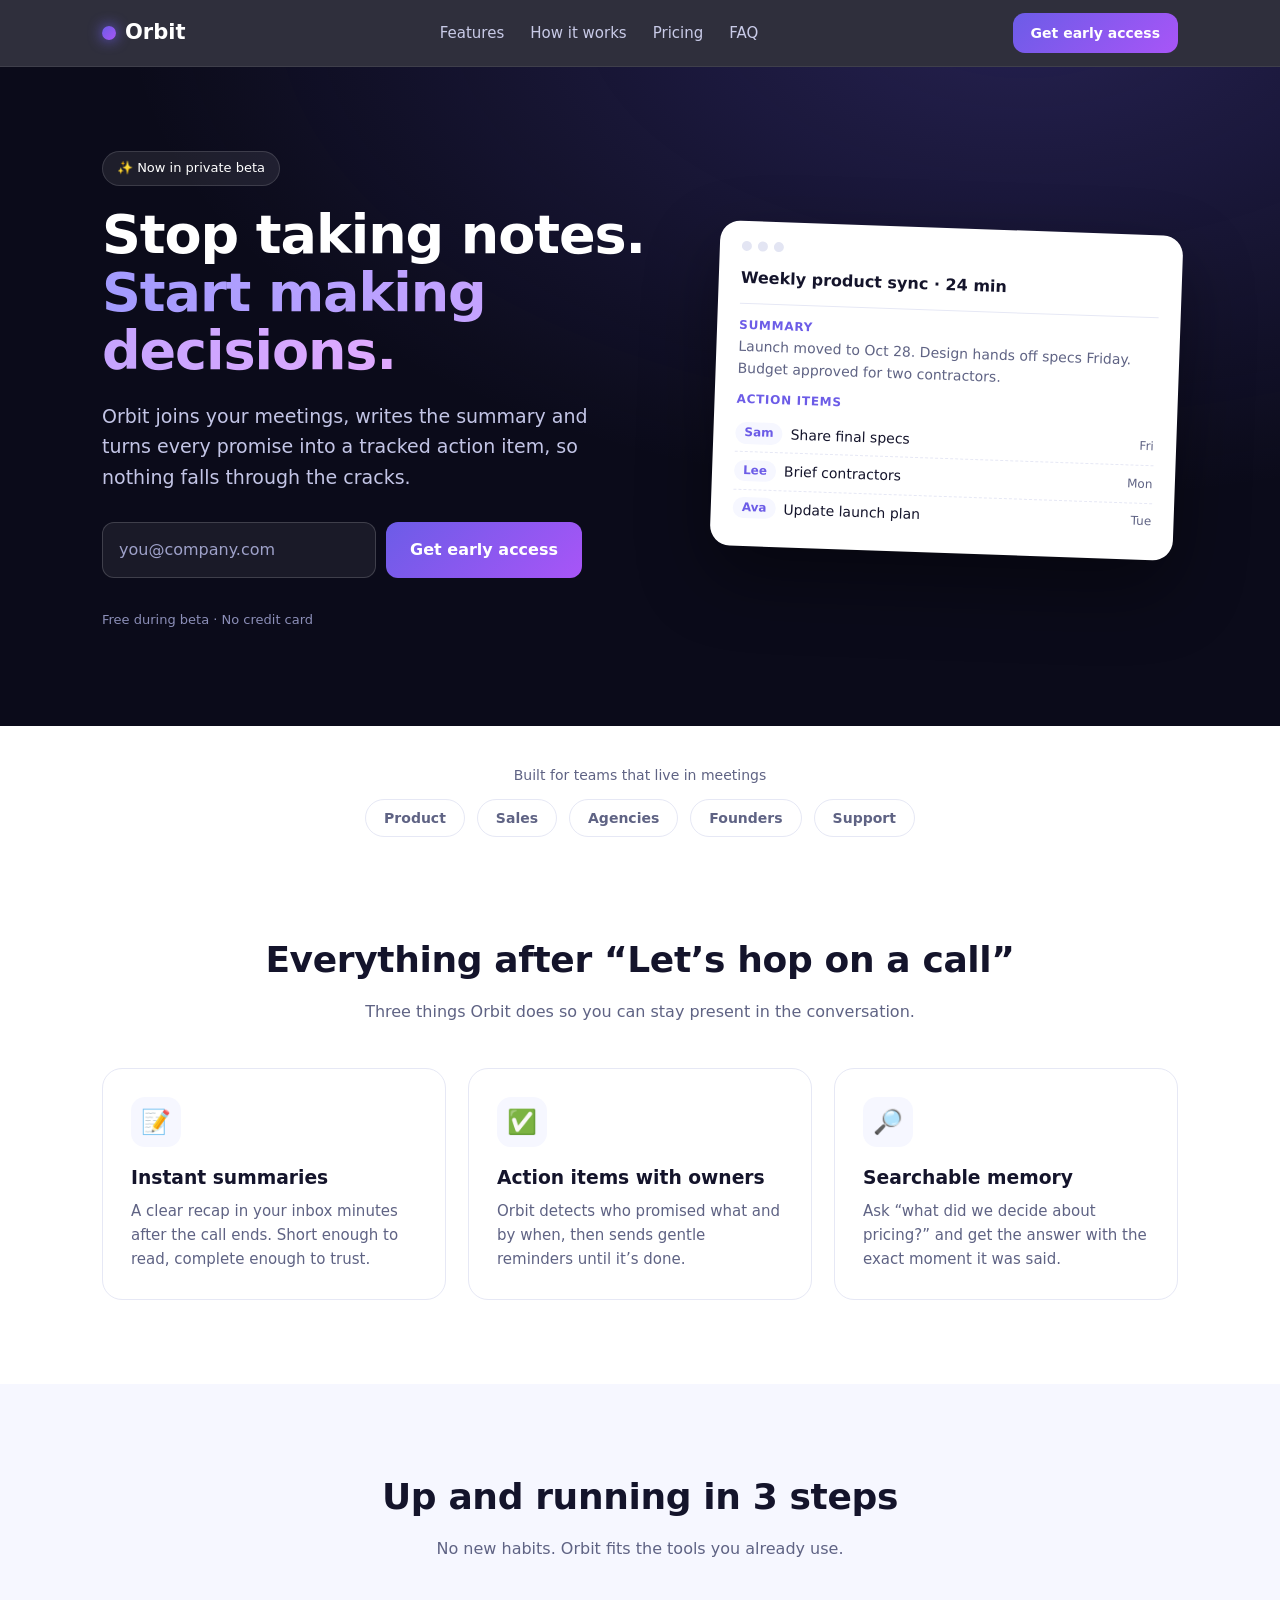
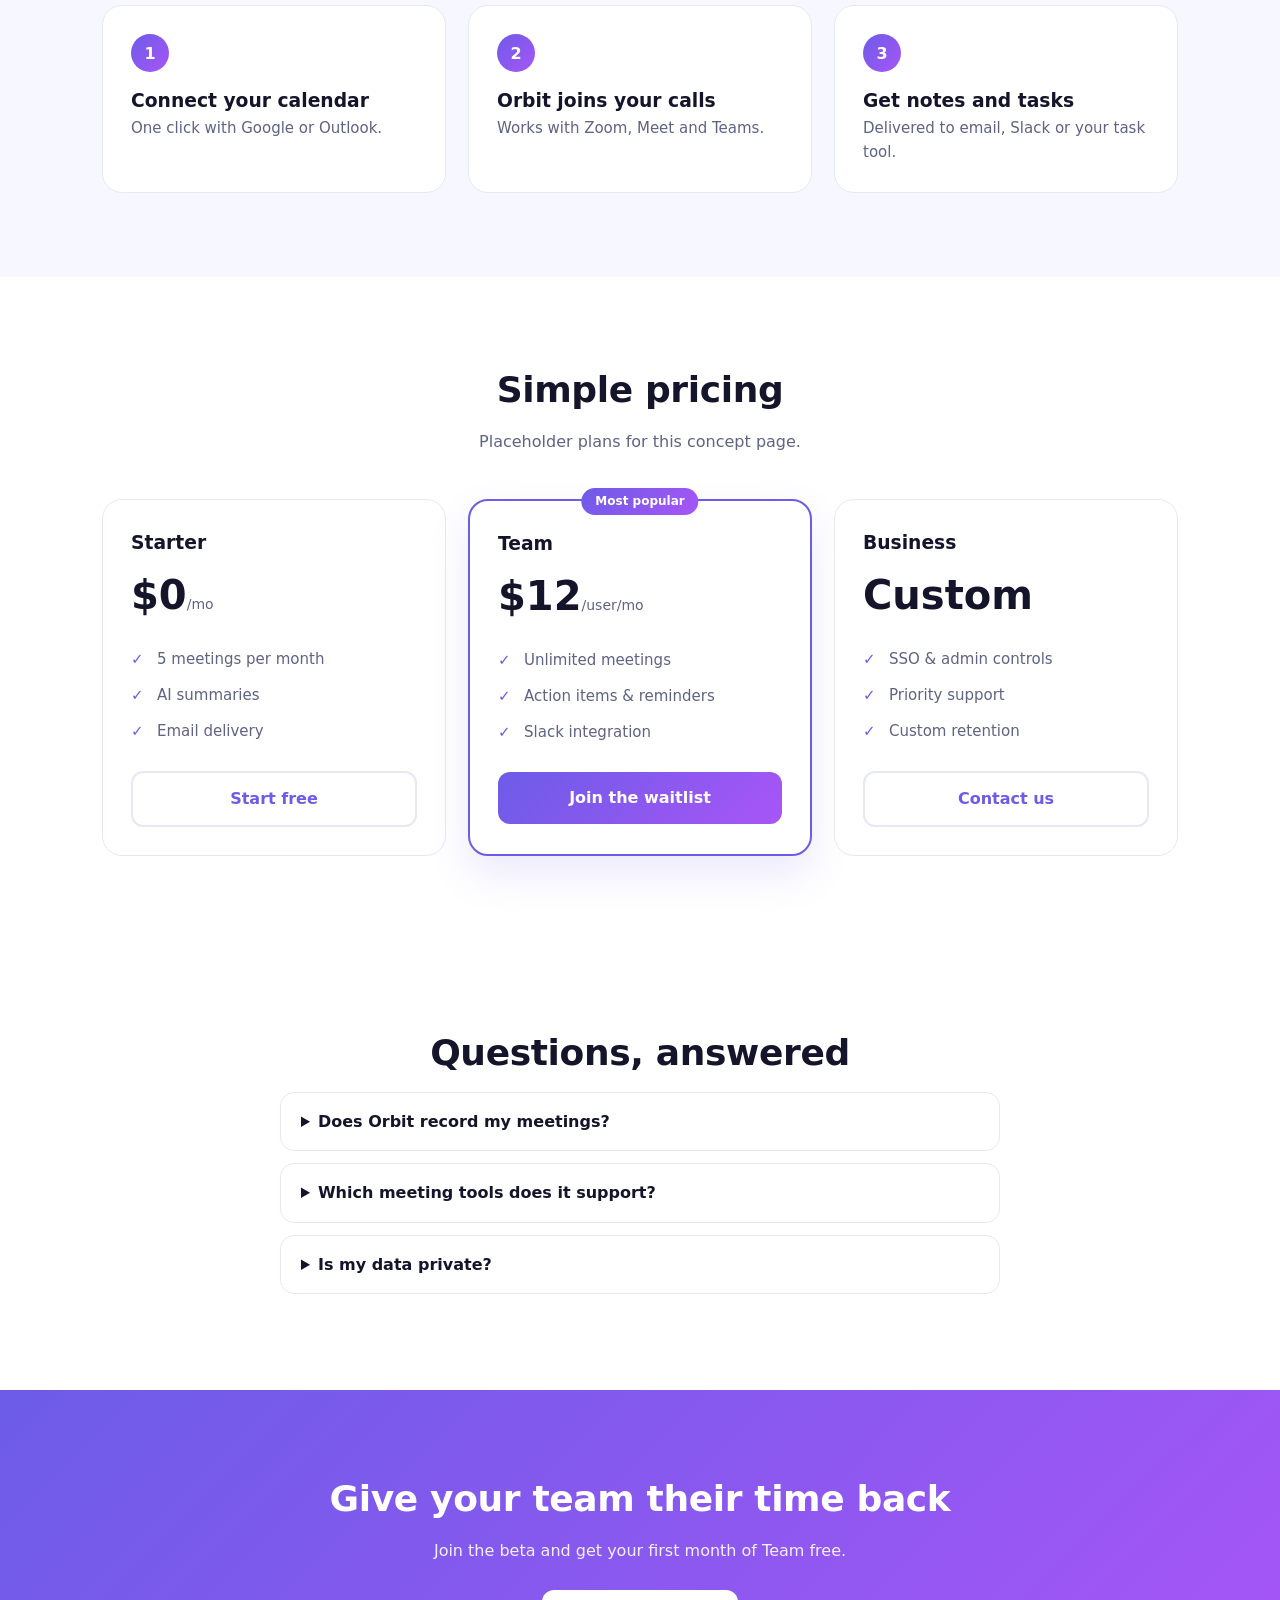
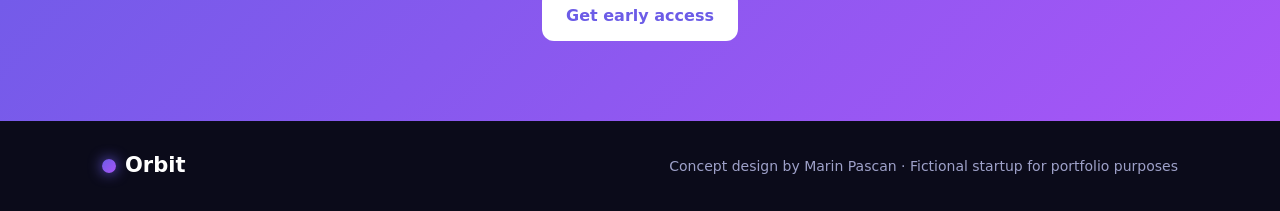
<file: startup-landing/index.html>
<!doctype html>
<html lang="en">
<head>
<meta charset="utf-8">
<meta name="viewport" content="width=device-width, initial-scale=1">
<title>Orbit – AI Meeting Notes (Startup Landing Concept)</title>
<meta name="description" content="Concept landing page for a fictional startup: Orbit turns meetings into notes and action items automatically.">
<link rel="stylesheet" href="styles.css">
</head>
<body>

<header class="nav" id="top">
  <div class="wrap nav-in">
    <a class="logo" href="#top"><span class="dot"></span>Orbit</a>
    <nav aria-label="Main">
      <a href="#features">Features</a>
      <a href="#how">How it works</a>
      <a href="#pricing">Pricing</a>
      <a href="#faq">FAQ</a>
    </nav>
    <a class="btn small" href="#cta">Get early access</a>
  </div>
</header>

<main>
  <section class="hero">
    <div class="wrap hero-in">
      <div class="hero-copy">
        <span class="pill">✨ Now in private beta</span>
        <h1>Stop taking notes.<br><span class="grad">Start making decisions.</span></h1>
        <p class="lead">Orbit joins your meetings, writes the summary and turns every promise into a tracked action item, so nothing falls through the cracks.</p>
        <form class="signup" id="signup" novalidate>
          <label class="sr" for="email">Work email</label>
          <input id="email" type="email" placeholder="you@company.com" autocomplete="email" required>
          <button class="btn" type="submit">Get early access</button>
        </form>
        <p class="msg" id="msg" role="status" aria-live="polite"></p>
        <p class="fine">Free during beta · No credit card</p>
      </div>
      <div class="hero-art" aria-hidden="true">
        <div class="card-ui">
          <div class="bar"><i></i><i></i><i></i></div>
          <p class="t">Weekly product sync · 24 min</p>
          <div class="line"></div>
          <p class="s">Summary</p>
          <p class="body">Launch moved to Oct 28. Design hands off specs Friday. Budget approved for two contractors.</p>
          <p class="s">Action items</p>
          <ul>
            <li><b>Sam</b> Share final specs <em>Fri</em></li>
            <li><b>Lee</b> Brief contractors <em>Mon</em></li>
            <li><b>Ava</b> Update launch plan <em>Tue</em></li>
          </ul>
        </div>
      </div>
    </div>
  </section>

  <section class="logos wrap" aria-label="Trusted by">
    <p>Built for teams that live in meetings</p>
    <div><span>Product</span><span>Sales</span><span>Agencies</span><span>Founders</span><span>Support</span></div>
  </section>

  <section class="sec wrap" id="features">
    <h2>Everything after “Let’s hop on a call”</h2>
    <p class="sub">Three things Orbit does so you can stay present in the conversation.</p>
    <div class="grid3">
      <article class="card"><div class="ic">📝</div><h3>Instant summaries</h3><p>A clear recap in your inbox minutes after the call ends. Short enough to read, complete enough to trust.</p></article>
      <article class="card"><div class="ic">✅</div><h3>Action items with owners</h3><p>Orbit detects who promised what and by when, then sends gentle reminders until it’s done.</p></article>
      <article class="card"><div class="ic">🔎</div><h3>Searchable memory</h3><p>Ask “what did we decide about pricing?” and get the answer with the exact moment it was said.</p></article>
    </div>
  </section>

  <section class="sec alt" id="how">
    <div class="wrap">
      <h2>Up and running in 3 steps</h2>
      <p class="sub">No new habits. Orbit fits the tools you already use.</p>
      <ol class="steps">
        <li><span>1</span><h3>Connect your calendar</h3><p>One click with Google or Outlook.</p></li>
        <li><span>2</span><h3>Orbit joins your calls</h3><p>Works with Zoom, Meet and Teams.</p></li>
        <li><span>3</span><h3>Get notes and tasks</h3><p>Delivered to email, Slack or your task tool.</p></li>
      </ol>
    </div>
  </section>

  <section class="sec wrap" id="pricing">
    <h2>Simple pricing</h2>
    <p class="sub">Placeholder plans for this concept page.</p>
    <div class="grid3 price">
      <article class="card"><h3>Starter</h3><p class="amt">$0<small>/mo</small></p><ul><li>5 meetings per month</li><li>AI summaries</li><li>Email delivery</li></ul><a class="btn ghost" href="#cta">Start free</a></article>
      <article class="card pop"><span class="tag">Most popular</span><h3>Team</h3><p class="amt">$12<small>/user/mo</small></p><ul><li>Unlimited meetings</li><li>Action items &amp; reminders</li><li>Slack integration</li></ul><a class="btn" href="#cta">Join the waitlist</a></article>
      <article class="card"><h3>Business</h3><p class="amt">Custom</p><ul><li>SSO &amp; admin controls</li><li>Priority support</li><li>Custom retention</li></ul><a class="btn ghost" href="#cta">Contact us</a></article>
    </div>
  </section>

  <section class="sec wrap" id="faq">
    <h2>Questions, answered</h2>
    <div class="faq">
      <details><summary>Does Orbit record my meetings?</summary><p>It can transcribe audio to create notes, and you choose whether to keep or delete transcripts. Everything is optional and configurable.</p></details>
      <details><summary>Which meeting tools does it support?</summary><p>Zoom, Google Meet and Microsoft Teams in beta, with more on the way.</p></details>
      <details><summary>Is my data private?</summary><p>Your notes are yours. We never sell data or use it to train public models.</p></details>
    </div>
  </section>

  <section class="cta" id="cta">
    <div class="wrap">
      <h2>Give your team their time back</h2>
      <p>Join the beta and get your first month of Team free.</p>
      <a class="btn light" href="#top">Get early access</a>
    </div>
  </section>
</main>

<footer>
  <div class="wrap foot">
    <span class="logo"><span class="dot"></span>Orbit</span>
    <p>Concept design by Marin Pascan · Fictional startup for portfolio purposes</p>
  </div>
</footer>

<script src="script.js"></script>
</body>
</html>
</file>
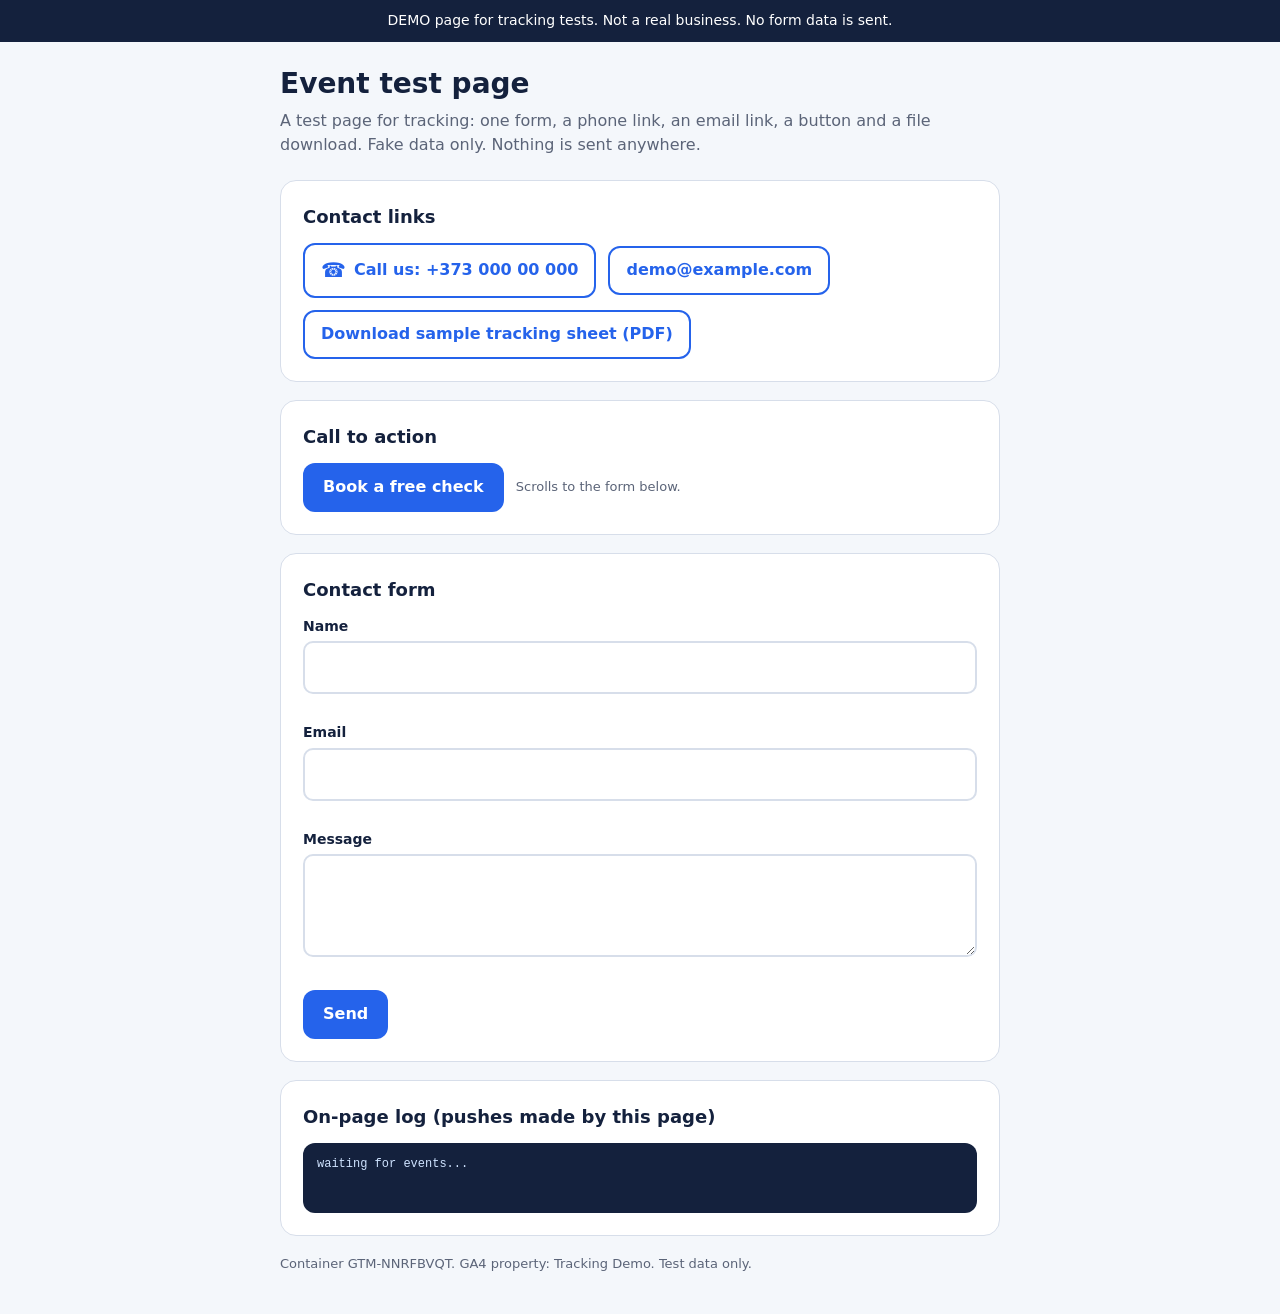
<file: tracking-demo/index.html>
<!doctype html>
<html lang="en">
<head>
<meta charset="utf-8">
<meta name="viewport" content="width=device-width, initial-scale=1">
<meta name="robots" content="noindex">
<title>Tracking Demo: Event Test Page (GTM + GA4)</title>
<!-- Google Tag Manager -->
<script>(function(w,d,s,l,i){w[l]=w[l]||[];w[l].push({'gtm.start':
new Date().getTime(),event:'gtm.js'});var f=d.getElementsByTagName(s)[0],
j=d.createElement(s),dl=l!='dataLayer'?'&l='+l:'';j.async=true;j.src=
'https://www.googletagmanager.com/gtm.js?id='+i+dl;f.parentNode.insertBefore(j,f);
})(window,document,'script','dataLayer','GTM-NNRFBVQT');</script>
<!-- End Google Tag Manager -->
<style>
:root{--brand:#2563eb;--ink:#14213d;--mute:#5b6478;--bg:#f4f7fb;--line:#d7deea}
*{box-sizing:border-box;margin:0}
body{font:16px/1.55 system-ui,-apple-system,Segoe UI,Roboto,sans-serif;background:var(--bg);color:var(--ink);padding:0 16px 40px}
.banner{background:#14213d;color:#fff;text-align:center;padding:10px 12px;font-size:14px;margin:0 -16px 24px}
.wrap{max-width:720px;margin:0 auto}
h1{font-size:28px;line-height:1.25;margin-bottom:8px}
p.lead{color:var(--mute);margin-bottom:22px}
.card{background:#fff;border:1px solid var(--line);border-radius:16px;padding:22px;margin-bottom:18px}
.card h2{font-size:18px;margin-bottom:12px}
.row{display:flex;gap:12px;flex-wrap:wrap;align-items:center}
a.link{color:var(--brand);font-weight:600;text-decoration:none;border:2px solid var(--brand);border-radius:12px;padding:10px 16px;display:inline-flex;gap:8px;align-items:center}
a.link .icon{font-size:20px}
button.cta{background:var(--brand);color:#fff;border:0;border-radius:12px;padding:12px 20px;font:inherit;font-weight:700;cursor:pointer}
label{display:block;font-weight:600;font-size:14px;margin:12px 0 4px}
input,textarea{width:100%;padding:12px;border:2px solid var(--line);border-radius:10px;font:inherit}
.err{color:#b42318;font-size:13px;min-height:16px}
.ok{background:#e7f6ec;border:1px solid #9ad2ae;color:#14532d;padding:14px;border-radius:12px;display:none;margin-top:12px;font-weight:600}
.log{background:#14213d;color:#cfe3ff;border-radius:12px;padding:12px 14px;font:12px/1.6 ui-monospace,Consolas,monospace;white-space:pre-wrap;min-height:70px}
.note{font-size:13px;color:var(--mute)}
</style>
</head>
<body>
<noscript><iframe src="https://www.googletagmanager.com/ns.html?id=GTM-NNRFBVQT" height="0" width="0" style="display:none;visibility:hidden"></iframe></noscript>
<div class="banner">DEMO page for tracking tests. Not a real business. No form data is sent.</div>
<div class="wrap">
<h1>Event test page</h1>
<p class="lead">A test page for tracking: one form, a phone link, an email link, a button and a file download. Fake data only. Nothing is sent anywhere.</p>

<div class="card"><h2>Contact links</h2>
<div class="row">
<a class="link" id="phone-link" href="tel:+37300000000"><span class="icon">&#9742;</span> Call us: +373 000 00 000</a>
<a class="link" id="email-link" href="mailto:demo@example.com">demo@example.com</a>
<a class="link" id="pdf-link" href="tracking-sheet-sample.pdf" download>Download sample tracking sheet (PDF)</a>
</div></div>
<div class="card"><h2>Call to action</h2>
<div class="row"><button class="cta" id="cta-button" type="button">Book a free check</button>
<span class="note">Scrolls to the form below.</span></div></div>
<div class="card"><h2>Contact form</h2>
<form id="contact-form" novalidate>
<label for="f-name">Name</label><input id="f-name" name="name" type="text" autocomplete="off">
<div class="err" id="e-name"></div>
<label for="f-email">Email</label><input id="f-email" name="email" type="email" autocomplete="off">
<div class="err" id="e-email"></div>
<label for="f-msg">Message</label><textarea id="f-msg" name="message" rows="3"></textarea>
<div class="err" id="e-msg"></div>
<button class="cta" id="submit-btn" type="submit" style="margin-top:10px">Send</button>
<div class="ok" id="ok-box">Thank you! (Demo success message. Nothing was sent.)</div>
</form></div>
<div class="card"><h2>On-page log (pushes made by this page)</h2><div class="log" id="log">waiting for events...</div></div>
<p class="note">Container GTM-NNRFBVQT. GA4 property: Tracking Demo. Test data only.</p>
</div>
<script>
(function(){
 var logEl=document.getElementById('log'),lines=[];
 function log(t){lines.push(new Date().toLocaleTimeString()+'  '+t);logEl.textContent=lines.slice(-8).join('\n')}
 window.dataLayer=window.dataLayer||[];
 document.getElementById('cta-button').addEventListener('click',function(){
  log('click: cta-button');
  document.getElementById('contact-form').scrollIntoView({behavior:'smooth'});
 });
 ['phone-link','email-link','pdf-link'].forEach(function(id){
  document.getElementById(id).addEventListener('click',function(e){
   log('click: '+id);
   if(id==='phone-link'||id==='email-link'){e.preventDefault();}
  });
 });
 var f=document.getElementById('contact-form');
 f.addEventListener('submit',function(e){
  e.preventDefault();
  var n=f['name'].value.trim(),m=f['email'].value.trim(),g=f['message'].value.trim(),ok=true;
  document.getElementById('e-name').textContent=n.length<2?(ok=false,'Please enter your name'):'';
  document.getElementById('e-email').textContent=/^[^@\s]+@[^@\s]+\.[^@\s]+$/.test(m)?'':(ok=false,'Please enter a valid email');
  document.getElementById('e-msg').textContent=g.length<5?(ok=false,'Please write a short message'):'';
  if(!ok){log('submit: invalid, no success event');return;}
  document.getElementById('ok-box').style.display='block';
  window.dataLayer.push({event:'form_success',form_id:'contact'});
  log('dataLayer.push form_success (form_id=contact)');
  f.reset();
 });
})();
</script>
</body>
</html>
</file>
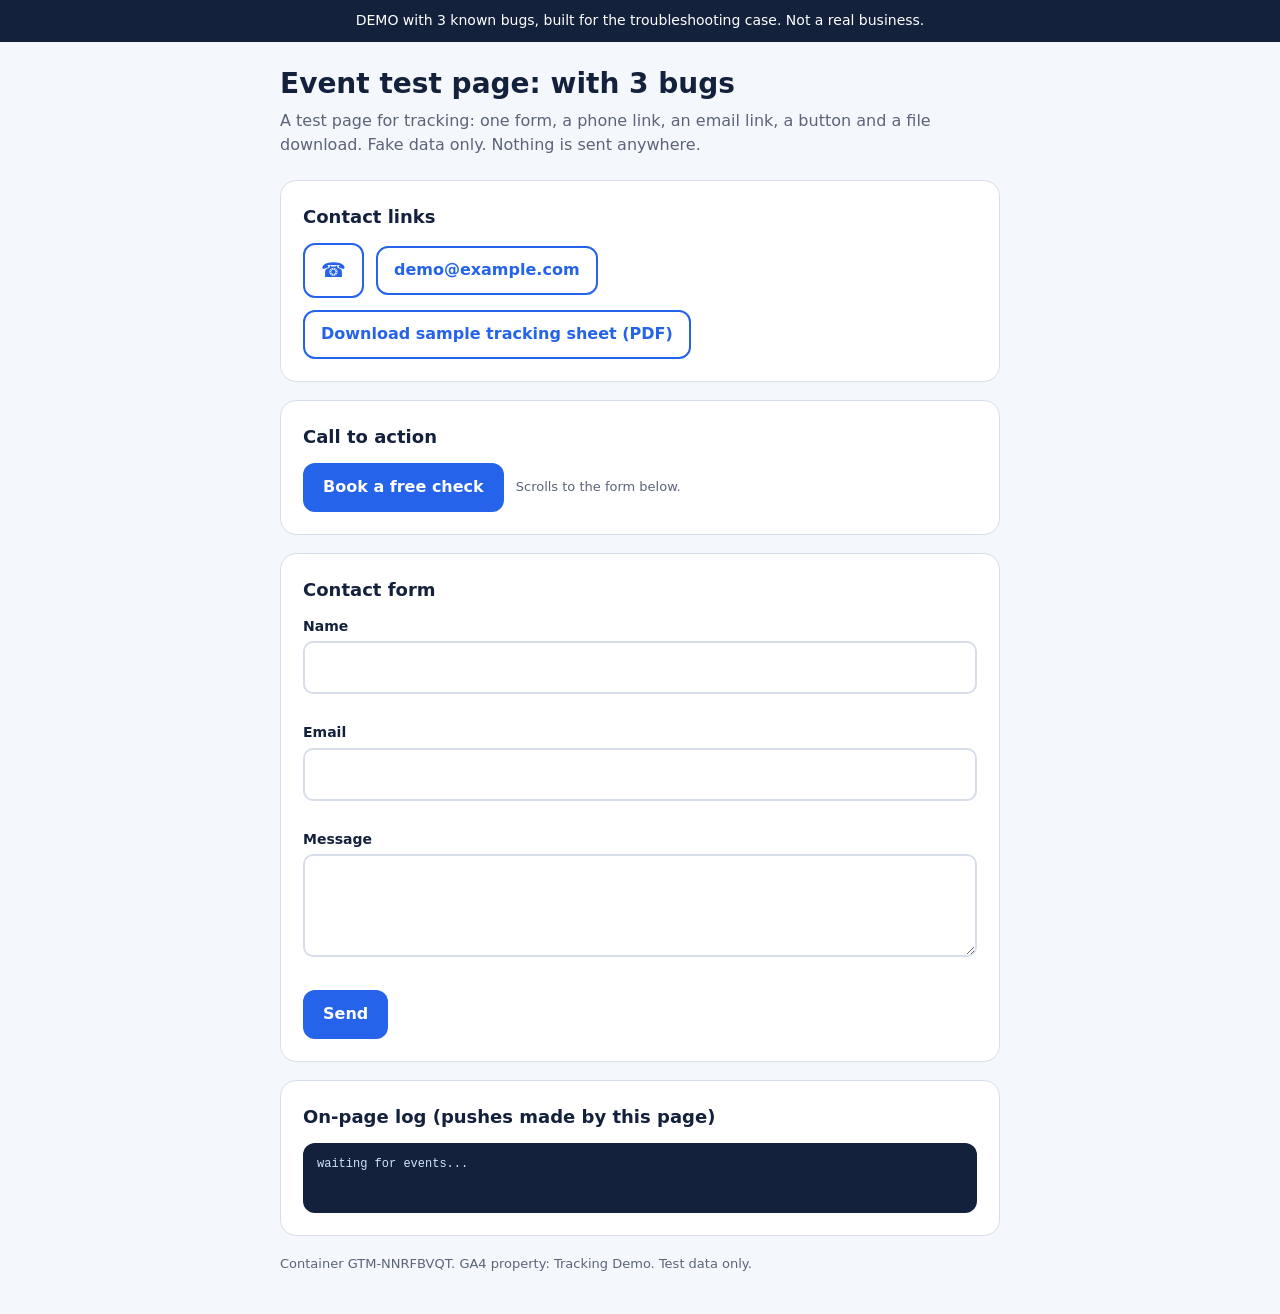
<file: tracking-demo/broken.html>
<!doctype html>
<html lang="en">
<head>
<meta charset="utf-8">
<meta name="viewport" content="width=device-width, initial-scale=1">
<meta name="robots" content="noindex">
<title>Tracking Demo: Troubleshooting Page (3 known bugs)</title>
<!-- Google Tag Manager -->
<script>(function(w,d,s,l,i){w[l]=w[l]||[];w[l].push({'gtm.start':
new Date().getTime(),event:'gtm.js'});var f=d.getElementsByTagName(s)[0],
j=d.createElement(s),dl=l!='dataLayer'?'&l='+l:'';j.async=true;j.src=
'https://www.googletagmanager.com/gtm.js?id='+i+dl;f.parentNode.insertBefore(j,f);
})(window,document,'script','dataLayer','GTM-NNRFBVQT');</script>
<!-- End Google Tag Manager -->
<style>
:root{--brand:#2563eb;--ink:#14213d;--mute:#5b6478;--bg:#f4f7fb;--line:#d7deea}
*{box-sizing:border-box;margin:0}
body{font:16px/1.55 system-ui,-apple-system,Segoe UI,Roboto,sans-serif;background:var(--bg);color:var(--ink);padding:0 16px 40px}
.banner{background:#14213d;color:#fff;text-align:center;padding:10px 12px;font-size:14px;margin:0 -16px 24px}
.wrap{max-width:720px;margin:0 auto}
h1{font-size:28px;line-height:1.25;margin-bottom:8px}
p.lead{color:var(--mute);margin-bottom:22px}
.card{background:#fff;border:1px solid var(--line);border-radius:16px;padding:22px;margin-bottom:18px}
.card h2{font-size:18px;margin-bottom:12px}
.row{display:flex;gap:12px;flex-wrap:wrap;align-items:center}
a.link{color:var(--brand);font-weight:600;text-decoration:none;border:2px solid var(--brand);border-radius:12px;padding:10px 16px;display:inline-flex;gap:8px;align-items:center}
a.link .icon{font-size:20px}
button.cta{background:var(--brand);color:#fff;border:0;border-radius:12px;padding:12px 20px;font:inherit;font-weight:700;cursor:pointer}
label{display:block;font-weight:600;font-size:14px;margin:12px 0 4px}
input,textarea{width:100%;padding:12px;border:2px solid var(--line);border-radius:10px;font:inherit}
.err{color:#b42318;font-size:13px;min-height:16px}
.ok{background:#e7f6ec;border:1px solid #9ad2ae;color:#14532d;padding:14px;border-radius:12px;display:none;margin-top:12px;font-weight:600}
.log{background:#14213d;color:#cfe3ff;border-radius:12px;padding:12px 14px;font:12px/1.6 ui-monospace,Consolas,monospace;white-space:pre-wrap;min-height:70px}
.note{font-size:13px;color:var(--mute)}
</style>
</head>
<body>
<noscript><iframe src="https://www.googletagmanager.com/ns.html?id=GTM-NNRFBVQT" height="0" width="0" style="display:none;visibility:hidden"></iframe></noscript>
<div class="banner">DEMO with 3 known bugs, built for the troubleshooting case. Not a real business.</div>
<div class="wrap">
<h1>Event test page: with 3 bugs</h1>
<p class="lead">A test page for tracking: one form, a phone link, an email link, a button and a file download. Fake data only. Nothing is sent anywhere.</p>

<div class="card"><h2>Contact links</h2>
<div class="row">
<a class="link" id="phone-link" href="tel:+37300000000" aria-label="Phone"><span class="icon">&#9742;</span></a>
<a class="link" id="email-link" href="mailto:demo@example.com">demo@example.com</a>
<a class="link" id="pdf-link" href="tracking-sheet-sample.pdf" download>Download sample tracking sheet (PDF)</a>
</div></div>
<div class="card"><h2>Call to action</h2>
<div class="row"><button class="cta" id="cta-button" type="button">Book a free check</button>
<span class="note">Scrolls to the form below.</span></div></div>
<div class="card"><h2>Contact form</h2>
<form id="contact-form" novalidate>
<label for="f-name">Name</label><input id="f-name" name="name" type="text" autocomplete="off">
<div class="err" id="e-name"></div>
<label for="f-email">Email</label><input id="f-email" name="email" type="email" autocomplete="off">
<div class="err" id="e-email"></div>
<label for="f-msg">Message</label><textarea id="f-msg" name="message" rows="3"></textarea>
<div class="err" id="e-msg"></div>
<button class="cta" id="submit-btn" type="submit" style="margin-top:10px">Send</button>
<div class="ok" id="ok-box">Thank you! (Demo success message. Nothing was sent.)</div>
</form></div>
<div class="card"><h2>On-page log (pushes made by this page)</h2><div class="log" id="log">waiting for events...</div></div>
<p class="note">Container GTM-NNRFBVQT. GA4 property: Tracking Demo. Test data only.</p>
</div>
<script>
(function(){
 var logEl=document.getElementById('log'),lines=[];
 function log(t){lines.push(new Date().toLocaleTimeString()+'  '+t);logEl.textContent=lines.slice(-8).join('\n')}
 window.dataLayer=window.dataLayer||[];
 document.getElementById('cta-button').addEventListener('click',function(){
  log('click: cta-button');
  document.getElementById('contact-form').scrollIntoView({behavior:'smooth'});
 });
 ['phone-link','email-link','pdf-link'].forEach(function(id){
  document.getElementById(id).addEventListener('click',function(e){
   log('click: '+id);
   if(id==='phone-link'||id==='email-link'){e.preventDefault();}
  });
 });
 var f=document.getElementById('contact-form');
 f.addEventListener('submit',function(e){
  e.preventDefault();
  var n=f['name'].value.trim(),m=f['email'].value.trim(),g=f['message'].value.trim(),ok=true;
  document.getElementById('e-name').textContent=n.length<2?(ok=false,'Please enter your name'):'';
  document.getElementById('e-email').textContent=/^[^@\s]+@[^@\s]+\.[^@\s]+$/.test(m)?'':(ok=false,'Please enter a valid email');
  document.getElementById('e-msg').textContent=g.length<5?(ok=false,'Please write a short message'):'';
  if(!ok){log('submit: invalid, no success event');return;}
  document.getElementById('ok-box').style.display='block';
  window.dataLayer.push({event:'form_success',form_id:'contact'});
  log('dataLayer.push form_success (form_id=contact)');
  f.reset();
 });
})();
</script>
</body>
</html>
</file>
<file: rights-advisory/styles.css>
/* Meridian Rights Advisory - concept styles
   Structure: tokens > base > layout > components > sections > responsive
   Class naming: simple BEM (block__element--modifier) so blocks map cleanly to WordPress. */

/* ---------- 1. Tokens ---------- */
:root{
  --navy:#14213d;
  --navy-2:#1d2f55;
  --gold:#c8963e;
  --gold-d:#8a6320;
  --ink:#1c2433;
  --mute:#5a6478;
  --line:#e3e6ee;
  --soft:#f5f6fa;
  --white:#fff;
  --radius:14px;
  --shadow:0 12px 34px rgba(20,33,61,.10);
  --font-body:"Inter",system-ui,-apple-system,"Segoe UI",Roboto,sans-serif;
  --font-head:Georgia,"Times New Roman",serif;
}

/* ---------- 2. Base ---------- */
*{box-sizing:border-box;margin:0}
html{scroll-behavior:smooth;scroll-padding-top:80px}
body{font:17px/1.65 var(--font-body);color:var(--ink);background:var(--white);-webkit-font-smoothing:antialiased}
h1,h2,h3{font-family:var(--font-head);color:var(--navy);line-height:1.2;font-weight:700}
h1{font-size:clamp(34px,5vw,54px);letter-spacing:-.01em}
h2{font-size:clamp(28px,3.5vw,38px)}
h3{font-size:20px}
a{color:inherit}
:focus-visible{outline:3px solid var(--gold);outline-offset:3px;border-radius:4px}
.skip{position:absolute;left:-999px;top:8px;background:var(--navy);color:#fff;padding:10px 16px;border-radius:8px;z-index:100}
.skip:focus{left:8px}

/* ---------- 3. Layout ---------- */
.container{max-width:1140px;margin:auto;padding:0 24px}
.container--narrow{max-width:780px}
.section{padding:88px 0}
.section--alt{background:var(--soft)}
.section__head{text-align:center;max-width:640px;margin:0 auto 46px}
.section__sub{color:var(--mute);margin-top:12px}
.section__sub--left{margin-top:14px}
.eyebrow{text-transform:uppercase;letter-spacing:.14em;font-size:13px;font-weight:700;color:var(--gold-d);margin-bottom:12px}
.eyebrow--light{color:#e8c47e}
.grid{display:grid;gap:24px}
.grid--3{grid-template-columns:repeat(3,1fr)}

/* ---------- 4. Components ---------- */
.btn{display:inline-block;background:var(--gold);color:var(--navy);font-weight:700;text-decoration:none;border:2px solid var(--gold);border-radius:10px;padding:13px 24px;font:inherit;font-weight:700;cursor:pointer;transition:background .15s,transform .15s}
.btn:hover{background:var(--gold-d);border-color:var(--gold-d);color:#fff;transform:translateY(-1px)}
.btn--sm{padding:9px 18px;font-size:15px}
.btn--ghost{background:transparent;color:#fff;border-color:#ffffff66}
.btn--ghost:hover{background:#ffffff1a;border-color:#fff;color:#fff}
.btn--block{display:block;width:100%;text-align:center}
.card{background:var(--white);border:1px solid var(--line);border-radius:var(--radius);padding:30px;transition:box-shadow .2s,transform .2s}
.card:hover{box-shadow:var(--shadow);transform:translateY(-3px)}
.card__icon{display:grid;place-items:center;width:52px;height:52px;border-radius:12px;background:var(--soft);font-size:26px;margin-bottom:16px}
.card p{color:var(--mute);margin-top:8px;font-size:16px}
.fine{font-size:13px;color:var(--mute);text-align:center;margin-top:10px}

/* ---------- 5. Header ---------- */
.site-header{position:sticky;top:0;z-index:50;background:rgba(255,255,255,.95);backdrop-filter:blur(8px);border-bottom:1px solid var(--line)}
.site-header__in{display:flex;align-items:center;justify-content:space-between;gap:20px;height:72px}
.brand{display:flex;align-items:center;gap:10px;text-decoration:none;color:var(--navy);font-family:var(--font-head);font-size:19px}
.brand__mark{color:var(--gold-d)}
.brand b{font-weight:700}
.nav{display:flex;gap:28px}
.nav a{text-decoration:none;color:var(--mute);font-size:15px;font-weight:500}
.nav a:hover{color:var(--navy)}

/* ---------- 6. Hero ---------- */
.hero{background:linear-gradient(135deg,var(--navy) 0%,var(--navy-2) 100%);color:#fff;padding:84px 0 96px}
.hero__in{display:grid;grid-template-columns:1.25fr .75fr;gap:52px;align-items:center}
.hero h1{color:#fff;margin-bottom:20px}
.hero .eyebrow{color:#e8c47e}
.lead{font-size:19px;color:#cdd3e4;max-width:560px;margin-bottom:30px}
.hero__actions{display:flex;gap:14px;flex-wrap:wrap;margin-bottom:28px}
.ticks{list-style:none;padding:0;display:flex;gap:22px;flex-wrap:wrap;color:#cdd3e4;font-size:15px}
.ticks li:before{content:"✓";color:#e8c47e;font-weight:700;margin-right:8px}
.hero__card{background:var(--white);color:var(--ink);border-radius:18px;padding:30px;box-shadow:0 26px 60px rgba(0,0,0,.28)}
.hero__card h2{font-size:22px;margin-bottom:18px}
.mini-steps{list-style:none;padding:0;margin-bottom:22px}
.mini-steps li{display:flex;gap:14px;align-items:center;padding:11px 0;border-bottom:1px solid var(--line)}
.mini-steps li:last-child{border:0}
.mini-steps b{flex:none;display:grid;place-items:center;width:30px;height:30px;border-radius:50%;background:var(--navy);color:#fff;font-size:14px}

/* ---------- 7. Steps ---------- */
.steps{list-style:none;padding:0;display:grid;grid-template-columns:repeat(4,1fr);gap:24px}
.steps__item{background:var(--white);border:1px solid var(--line);border-radius:var(--radius);padding:28px 24px;border-top:4px solid var(--gold)}
.steps__n{font-family:var(--font-head);font-size:32px;color:var(--gold-d);font-weight:700;display:block;margin-bottom:6px}
.steps__item p{color:var(--mute);font-size:16px;margin-top:8px}

/* ---------- 8. Trust ---------- */
.trust{display:grid;grid-template-columns:.9fr 1.1fr;gap:56px;align-items:start}
.trust__list{list-style:none;padding:0;display:grid;gap:22px}
.trust__list li{padding-left:22px;border-left:3px solid var(--gold)}
.trust__list p{color:var(--mute);margin-top:4px;font-size:16px}

/* ---------- 9. FAQ ---------- */
.faq details{background:var(--white);border:1px solid var(--line);border-radius:12px;padding:18px 22px;margin-bottom:12px}
.faq summary{cursor:pointer;font-weight:600;color:var(--navy)}
.faq details[open]{box-shadow:var(--shadow)}
.faq details p{color:var(--mute);margin-top:12px;font-size:16px}

/* ---------- 10. Contact ---------- */
.contact{background:var(--navy);color:#fff}
.contact h2{color:#fff;margin-bottom:14px}
.contact__in{display:grid;grid-template-columns:.9fr 1.1fr;gap:56px;align-items:start}
.contact__copy p{color:#cdd3e4}
.note{margin-top:18px;font-size:14px;border-left:3px solid var(--gold);padding-left:14px}
.form{background:var(--white);color:var(--ink);border-radius:18px;padding:30px}
.field{margin-bottom:16px}
.field label{display:block;font-weight:600;font-size:15px;margin-bottom:6px}
.field input,.field select,.field textarea{width:100%;padding:12px 14px;border:1.5px solid #cfd5e2;border-radius:10px;font:inherit;background:#fff;color:var(--ink)}
.field input:focus,.field select:focus,.field textarea:focus{outline:3px solid #c8963e55;border-color:var(--gold-d)}
.field__err{color:#b3261e;font-size:14px;min-height:0;margin-top:4px}
.check{display:flex;gap:10px;align-items:flex-start;font-size:14px;color:var(--mute);margin-bottom:6px}
.check input{margin-top:4px}
.form .btn{margin-top:12px}
.form__ok{margin-top:14px;color:#0b6b43;font-weight:600;text-align:center}

/* ---------- 11. Footer ---------- */
.site-footer{background:#0d1530;color:#aeb6cc;padding:30px 0;font-size:14px}
.site-footer b{color:#fff}
.site-footer__legal{margin-top:6px;max-width:760px}

/* ---------- 12. Sticky mobile CTA ---------- */
.sticky-cta{display:none}

/* ---------- 13. Responsive ---------- */
@media (max-width:960px){
  .hero__in,.trust,.contact__in{grid-template-columns:1fr}
  .grid--3{grid-template-columns:1fr 1fr}
  .steps{grid-template-columns:1fr 1fr}
  .nav{display:none}
}
@media (max-width:620px){
  .section{padding:60px 0}
  .hero{padding:52px 0 64px}
  .grid--3,.steps{grid-template-columns:1fr}
  .site-header .btn{display:none}
  .site-header__in{height:64px}
  .hero__actions .btn{width:100%;text-align:center}
  .sticky-cta{display:block;position:fixed;left:12px;right:12px;bottom:12px;z-index:60;background:var(--gold);color:var(--navy);font-weight:700;text-align:center;text-decoration:none;padding:14px;border-radius:12px;box-shadow:0 8px 24px rgba(0,0,0,.25)}
  .site-footer{padding-bottom:84px}
}
@media (prefers-reduced-motion:reduce){*{transition:none!important;scroll-behavior:auto!important}}
</file>
<file: startup-landing/styles.css>
:root{
  --bg:#0b0b1a;--bg2:#12122a;--ink:#14142b;--mute:#5f6384;--line:#e6e8f5;
  --brand:#6c5ce7;--brand2:#a855f7;--card:#fff;--soft:#f6f7ff;
}
*{box-sizing:border-box;margin:0}
html{scroll-behavior:smooth}
body{font:16px/1.6 "Inter",system-ui,-apple-system,"Segoe UI",Roboto,sans-serif;color:var(--ink);background:#fff}
.wrap{max-width:1120px;margin:auto;padding:0 22px}
.sr{position:absolute;left:-9999px}
a{color:inherit}

/* nav */
.nav{position:sticky;top:0;z-index:20;background:#0b0b1ad9;backdrop-filter:blur(10px);border-bottom:1px solid #ffffff14}
.nav-in{display:flex;align-items:center;justify-content:space-between;height:66px;gap:20px}
.logo{display:flex;align-items:center;gap:9px;font-weight:800;font-size:21px;color:#fff;text-decoration:none}
.dot{width:14px;height:14px;border-radius:50%;background:linear-gradient(135deg,var(--brand),var(--brand2));box-shadow:0 0 14px var(--brand)}
.nav nav{display:flex;gap:26px}
.nav nav a{color:#c9cbe8;text-decoration:none;font-size:15px}
.nav nav a:hover{color:#fff}

/* buttons */
.btn{display:inline-block;background:linear-gradient(135deg,var(--brand),var(--brand2));color:#fff;border:0;border-radius:12px;padding:13px 24px;font:inherit;font-weight:600;text-decoration:none;cursor:pointer;transition:transform .15s,box-shadow .15s}
.btn:hover{transform:translateY(-2px);box-shadow:0 10px 26px #6c5ce755}
.btn.small{padding:9px 18px;font-size:14px}
.btn.ghost{background:#fff;color:var(--brand);border:2px solid var(--line)}
.btn.ghost:hover{border-color:var(--brand);box-shadow:none}
.btn.light{background:#fff;color:var(--brand)}

/* hero */
.hero{background:radial-gradient(900px 500px at 80% -10%,#6c5ce744,transparent),var(--bg);color:#fff;padding:84px 0 96px}
.hero-in{display:grid;grid-template-columns:1.1fr .9fr;gap:48px;align-items:center}
.pill{display:inline-block;background:#ffffff14;border:1px solid #ffffff22;padding:6px 14px;border-radius:99px;font-size:13px;margin-bottom:20px}
h1{font-size:54px;line-height:1.08;letter-spacing:-.02em;margin-bottom:20px}
.grad{background:linear-gradient(90deg,#a29bfe,#e0aaff);-webkit-background-clip:text;background-clip:text;color:transparent}
.lead{color:#c3c5e6;font-size:19px;max-width:520px;margin-bottom:30px}
.signup{display:flex;gap:10px;max-width:480px}
.signup input{flex:1;min-width:0;padding:14px 16px;border-radius:12px;border:1px solid #ffffff2a;background:#ffffff10;color:#fff;font:inherit}
.signup input::placeholder{color:#9ea1c9}
.signup input:focus{outline:2px solid var(--brand2);border-color:transparent}
.msg{min-height:22px;margin-top:10px;font-size:14px;color:#9be7c4}
.msg.err{color:#ffb3b3}
.fine{color:#8c8fb8;font-size:13px}

/* hero art */
.card-ui{background:#fff;color:var(--ink);border-radius:20px;padding:20px 22px;box-shadow:0 30px 70px #00000066;transform:rotate(2deg);animation:float 6s ease-in-out infinite}
@keyframes float{50%{transform:rotate(2deg) translateY(-10px)}}
.bar{display:flex;gap:6px;margin-bottom:14px}.bar i{width:10px;height:10px;border-radius:50%;background:#e3e5f3}
.card-ui .t{font-weight:700}
.card-ui .line{height:1px;background:var(--line);margin:12px 0}
.card-ui .s{font-size:12px;text-transform:uppercase;letter-spacing:.06em;color:var(--brand);font-weight:700;margin-top:10px}
.card-ui .body{font-size:14px;color:var(--mute)}
.card-ui ul{list-style:none;padding:0;margin-top:6px}
.card-ui li{display:flex;gap:8px;align-items:center;font-size:14px;padding:7px 0;border-bottom:1px dashed var(--line)}
.card-ui li:last-child{border:0}
.card-ui li b{background:var(--soft);color:var(--brand);padding:1px 9px;border-radius:99px;font-size:12px}
.card-ui li em{margin-left:auto;font-style:normal;color:var(--mute);font-size:12px}

/* logos */
.logos{text-align:center;padding:38px 22px 10px}
.logos p{color:var(--mute);font-size:14px;margin-bottom:12px}
.logos div{display:flex;justify-content:center;gap:12px;flex-wrap:wrap}
.logos span{padding:7px 18px;border:1px solid var(--line);border-radius:99px;font-weight:600;color:var(--mute);font-size:14px}

/* sections */
.sec{padding:84px 22px}
.sec.alt{background:var(--soft);padding:84px 0}
h2{font-size:36px;text-align:center;letter-spacing:-.01em;margin-bottom:10px}
.sub{text-align:center;color:var(--mute);margin-bottom:44px}
.grid3{display:grid;grid-template-columns:repeat(3,1fr);gap:22px}
.card{background:var(--card);border:1px solid var(--line);border-radius:20px;padding:28px;position:relative;transition:transform .2s,box-shadow .2s}
.card:hover{transform:translateY(-4px);box-shadow:0 18px 40px #6c5ce71f}
.ic{width:50px;height:50px;border-radius:14px;background:var(--soft);display:grid;place-items:center;font-size:24px;margin-bottom:16px}
.card h3{margin-bottom:6px}.card p{color:var(--mute);font-size:15px}

/* steps */
.steps{list-style:none;padding:0;display:grid;grid-template-columns:repeat(3,1fr);gap:22px}
.steps li{background:#fff;border:1px solid var(--line);border-radius:20px;padding:28px}
.steps span{display:grid;place-items:center;width:38px;height:38px;border-radius:50%;background:linear-gradient(135deg,var(--brand),var(--brand2));color:#fff;font-weight:700;margin-bottom:14px}
.steps p{color:var(--mute);font-size:15px}

/* pricing */
.price .amt{font-size:40px;font-weight:800;color:var(--ink);margin:6px 0 14px}
.price .amt small{font-size:14px;color:var(--mute);font-weight:500}
.price ul{list-style:none;padding:0;margin-bottom:22px}
.price li{padding:6px 0 6px 26px;position:relative;color:var(--mute);font-size:15px}
.price li:before{content:"✓";position:absolute;left:0;color:var(--brand);font-weight:700}
.price .btn{width:100%;text-align:center}
.pop{border:2px solid var(--brand);box-shadow:0 18px 40px #6c5ce722}
.tag{position:absolute;top:-13px;left:50%;transform:translateX(-50%);background:linear-gradient(135deg,var(--brand),var(--brand2));color:#fff;font-size:12px;font-weight:700;padding:4px 14px;border-radius:99px}

/* faq */
.faq{max-width:720px;margin:0 auto}
details{border:1px solid var(--line);border-radius:14px;padding:16px 20px;margin-bottom:12px;background:#fff}
summary{cursor:pointer;font-weight:600}
details p{color:var(--mute);margin-top:10px;font-size:15px}

/* cta + footer */
.cta{background:linear-gradient(135deg,var(--brand),var(--brand2));color:#fff;text-align:center;padding:80px 0}
.cta p{margin:8px 0 26px;opacity:.9}
footer{background:var(--bg);color:#9ea1c9;padding:28px 0;font-size:14px}
.foot{display:flex;justify-content:space-between;align-items:center;gap:16px;flex-wrap:wrap}

/* responsive */
@media(max-width:900px){
  .hero-in{grid-template-columns:1fr}
  .hero-art{max-width:420px}
  h1{font-size:40px}
  .grid3,.steps{grid-template-columns:1fr}
  .nav nav{display:none}
  .sec,.sec.alt{padding-top:60px;padding-bottom:60px}
  h2{font-size:29px}
}
@media(max-width:520px){
  .signup{flex-direction:column}
  .hero{padding:56px 0 64px}
  h1{font-size:34px}
  .foot{justify-content:center;text-align:center}
}
@media(prefers-reduced-motion:reduce){*{animation:none!important;scroll-behavior:auto!important;transition:none!important}}
</file>
